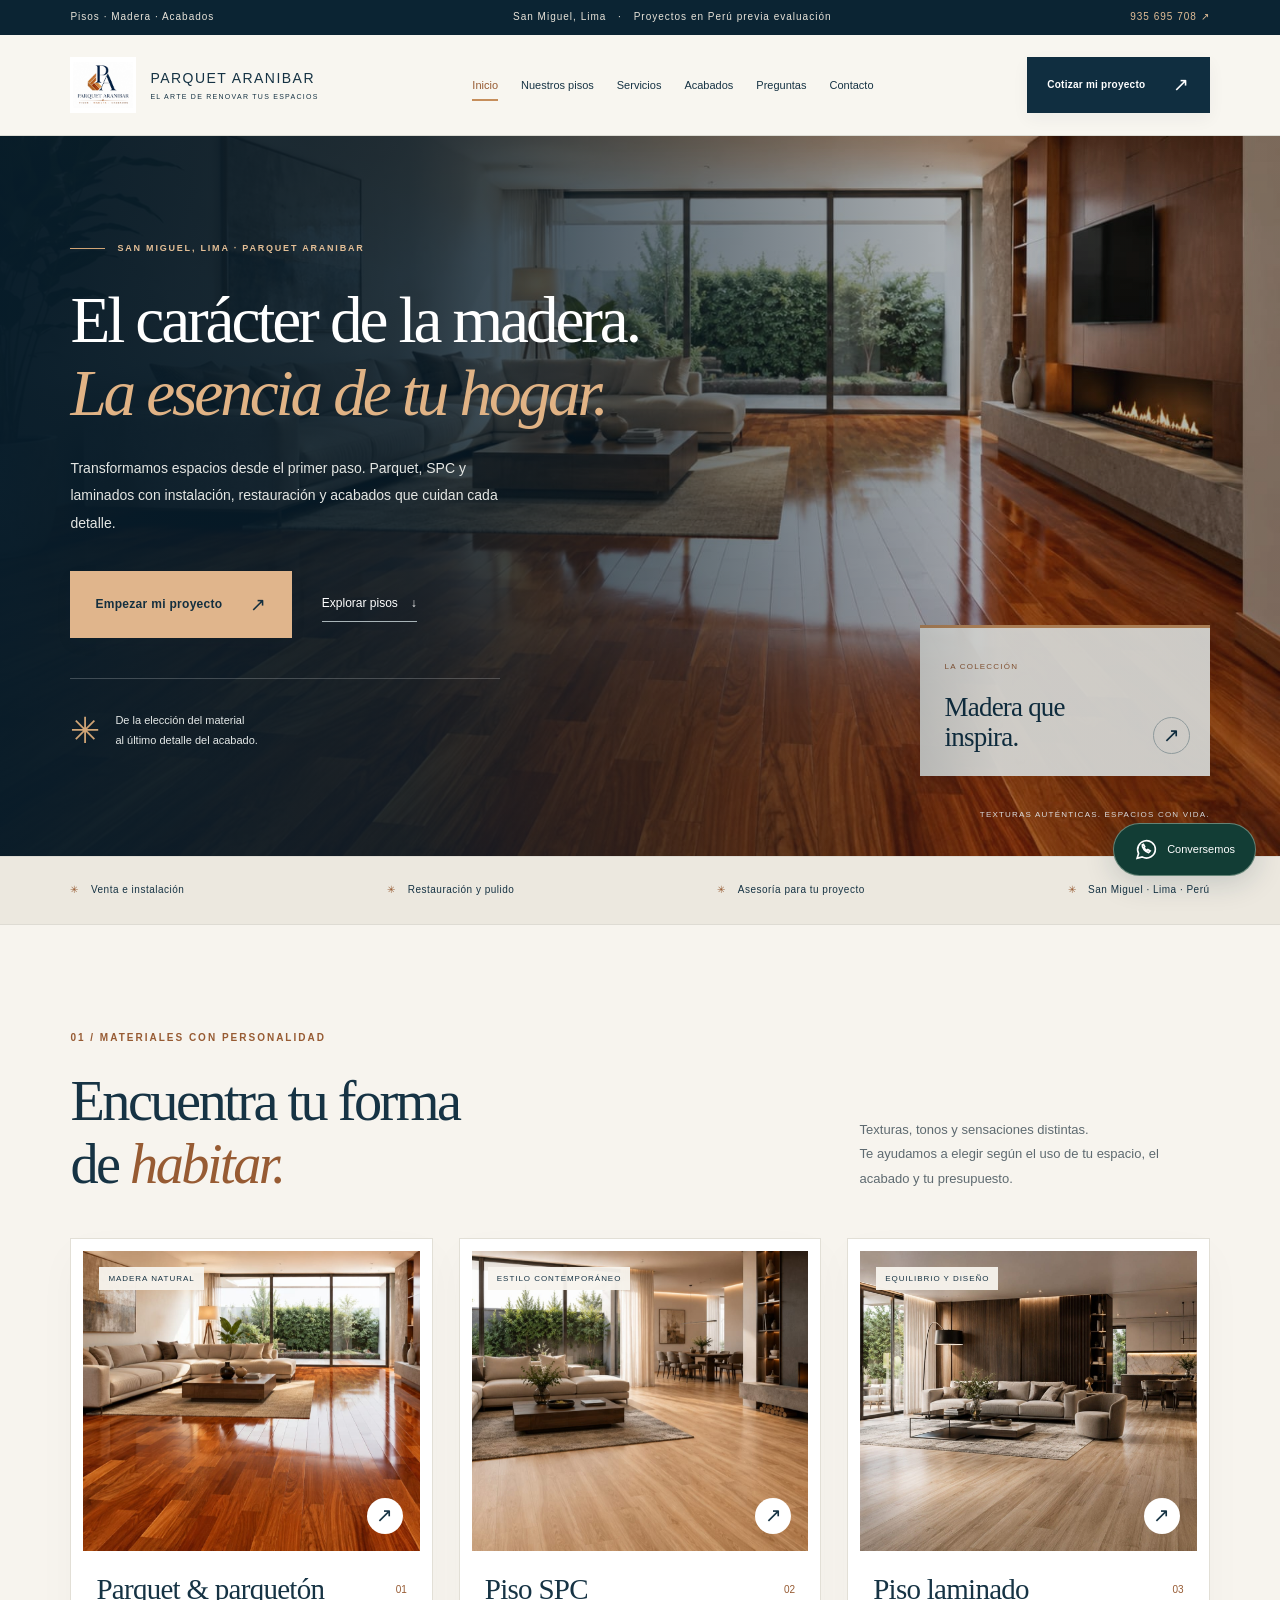
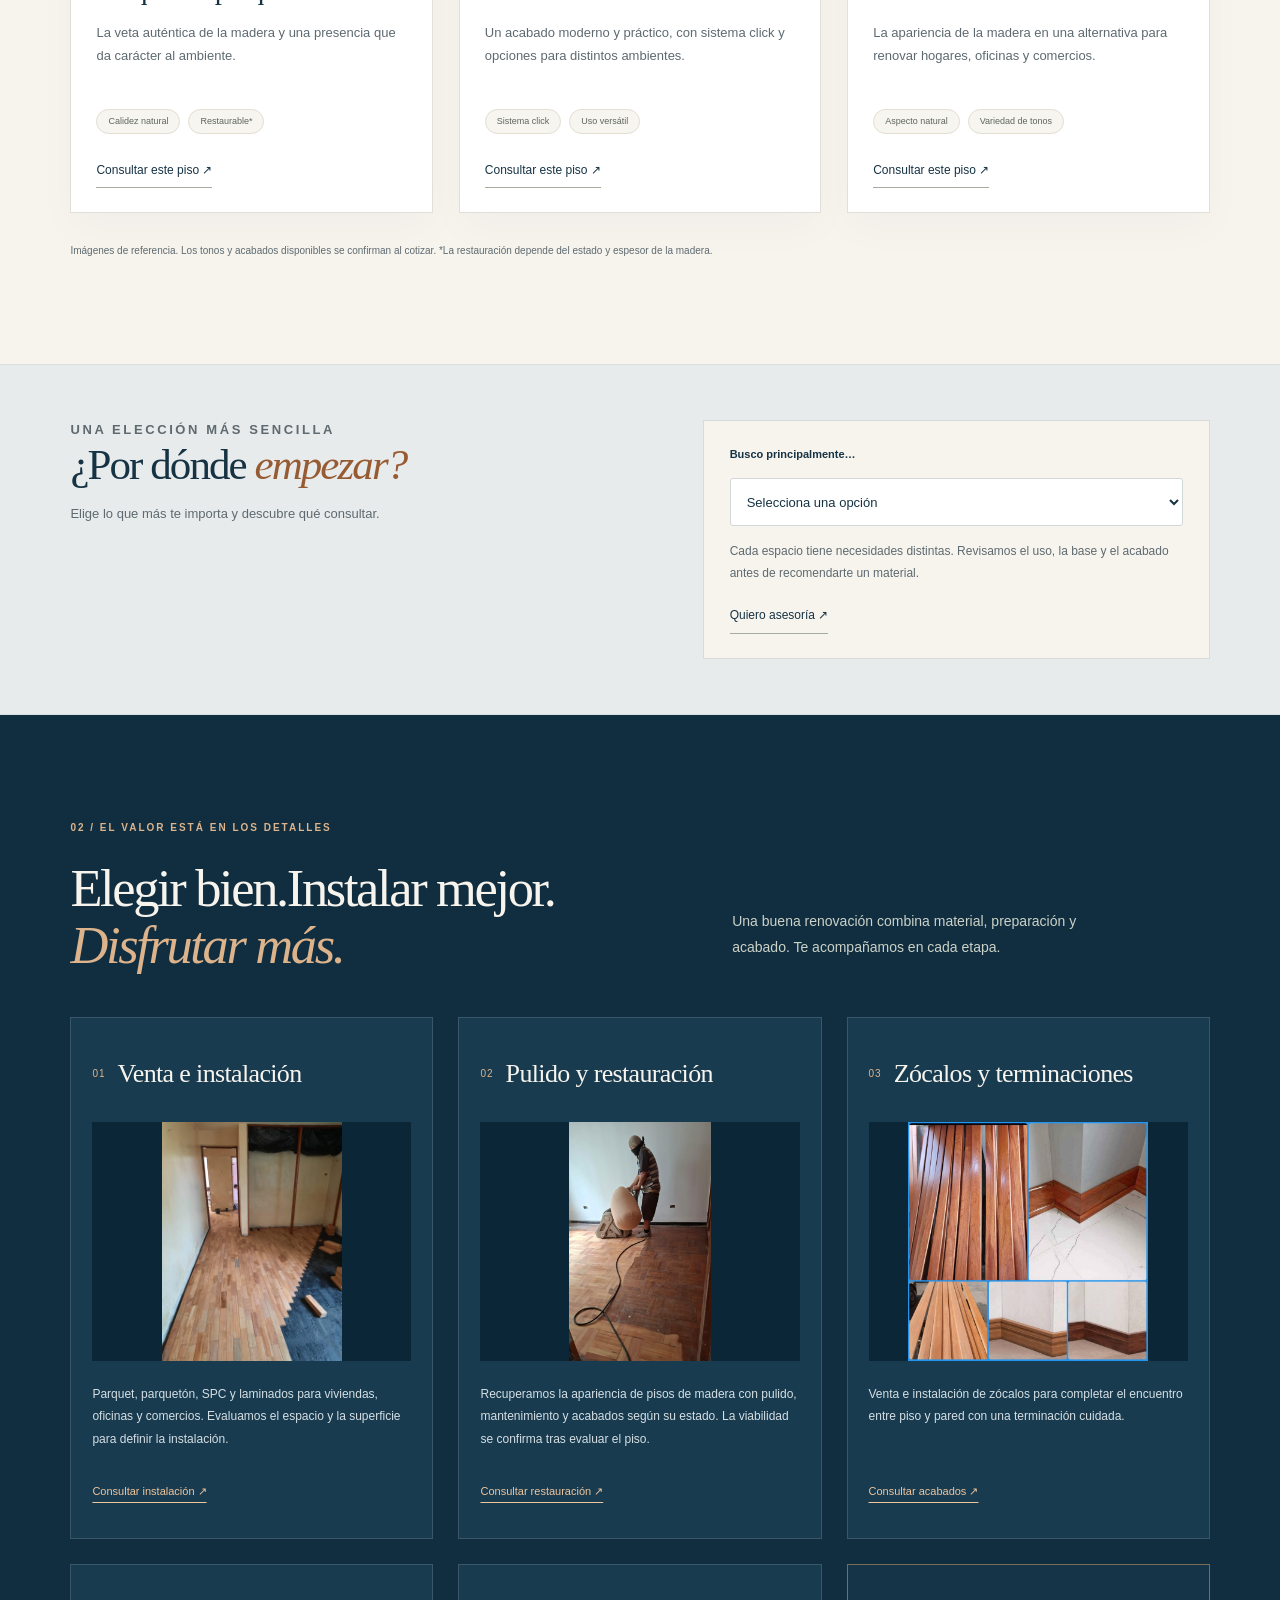
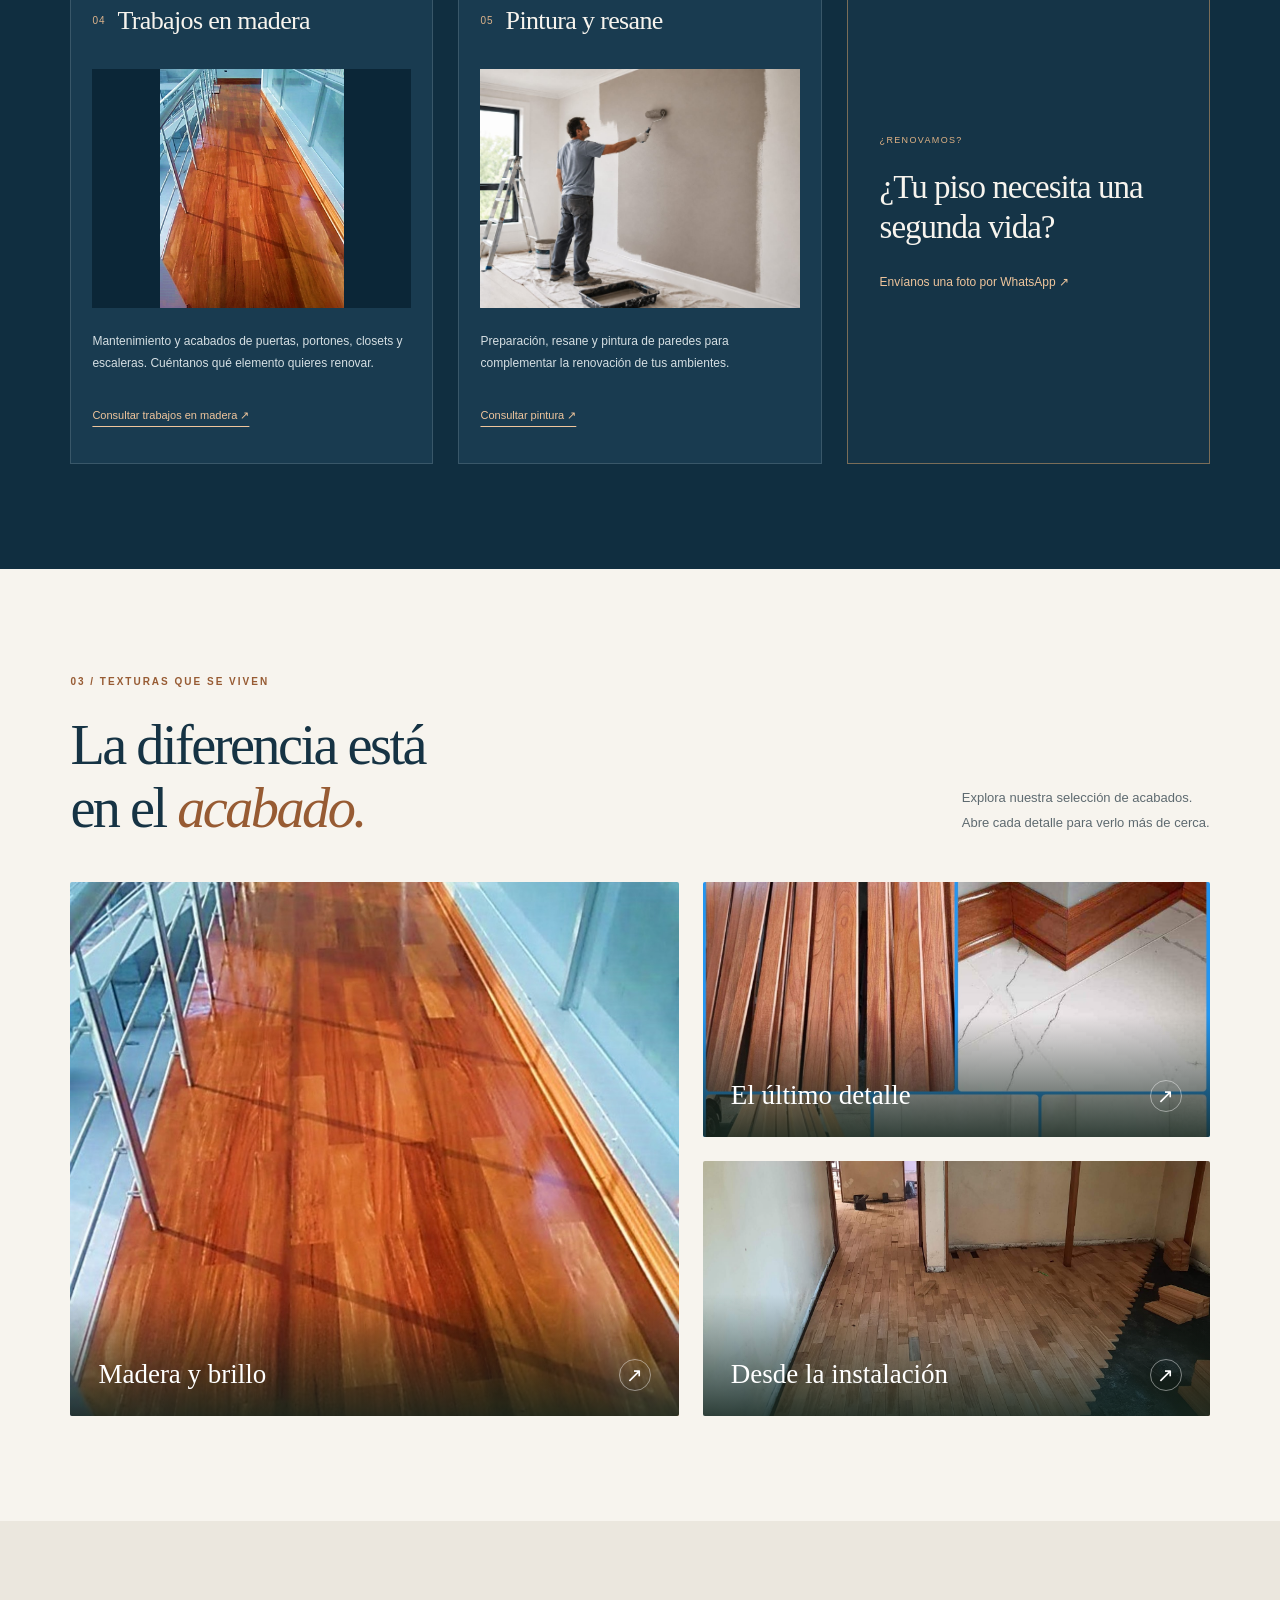
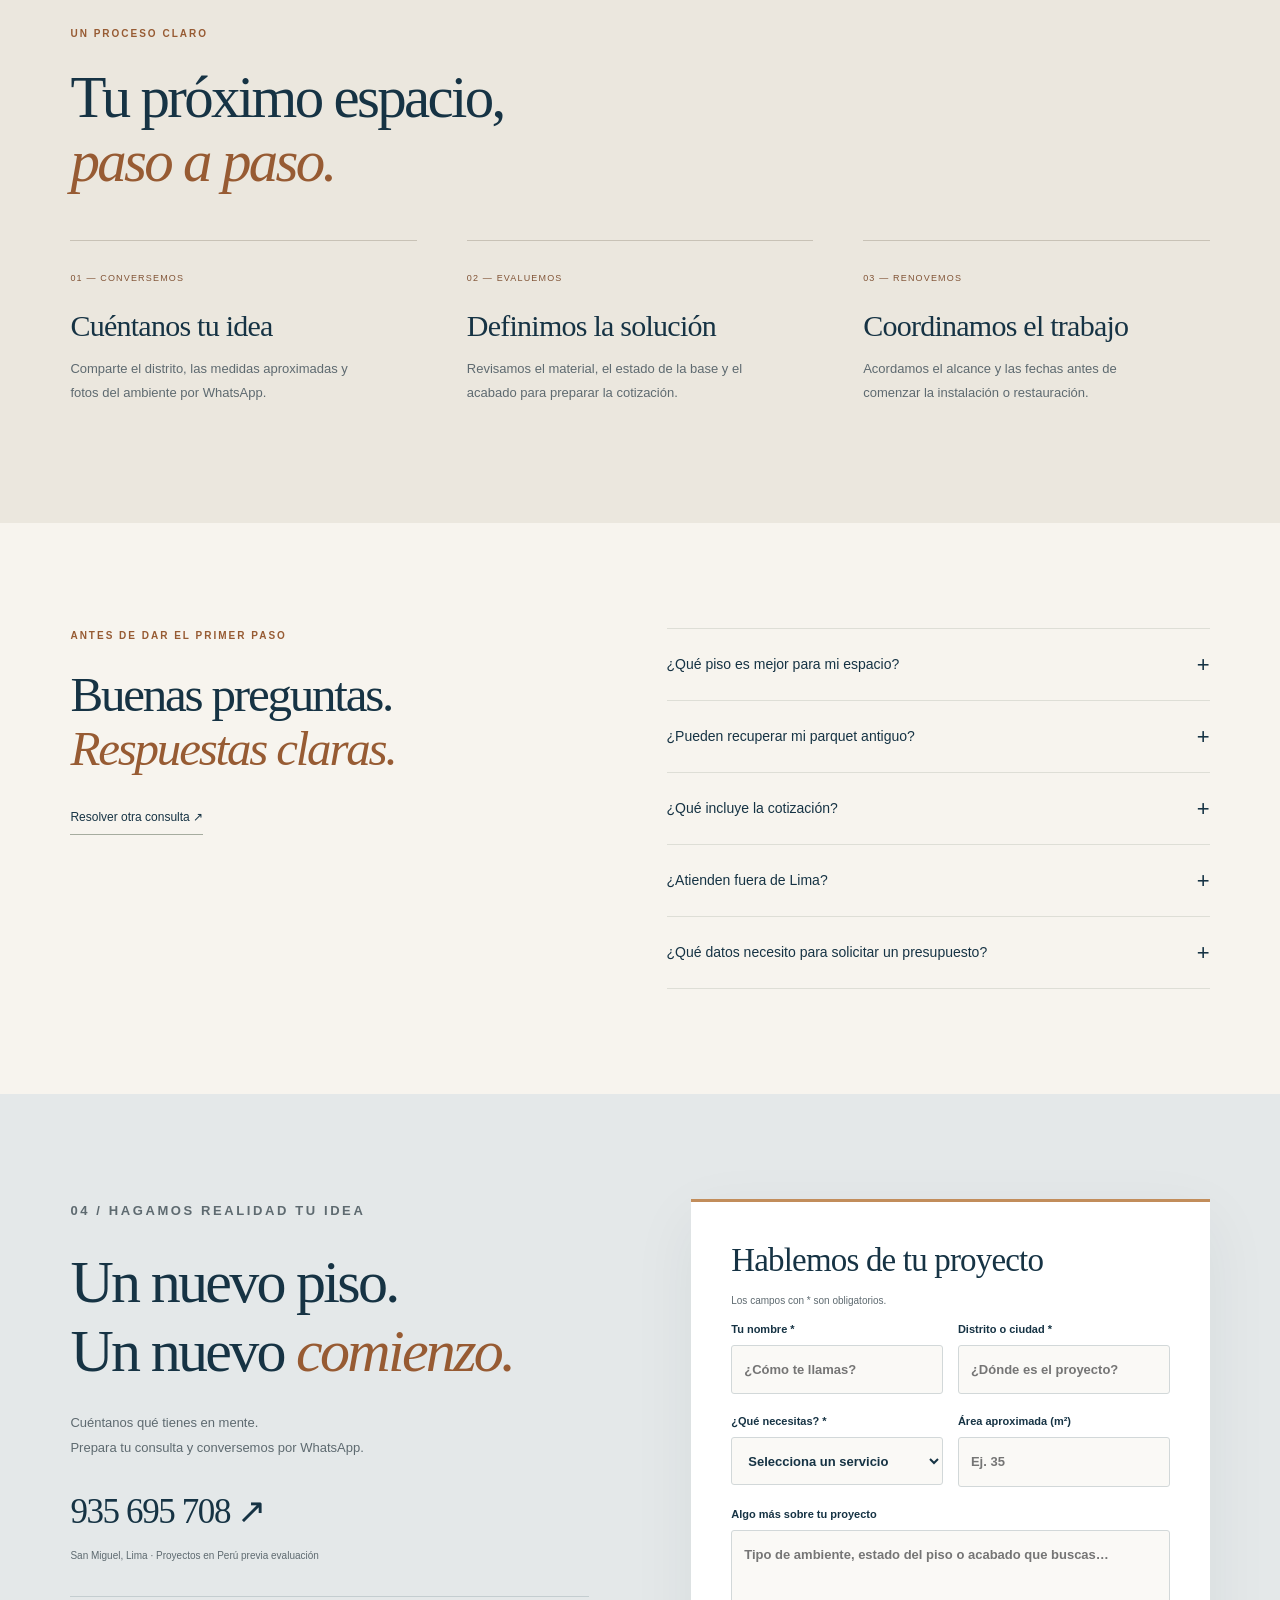
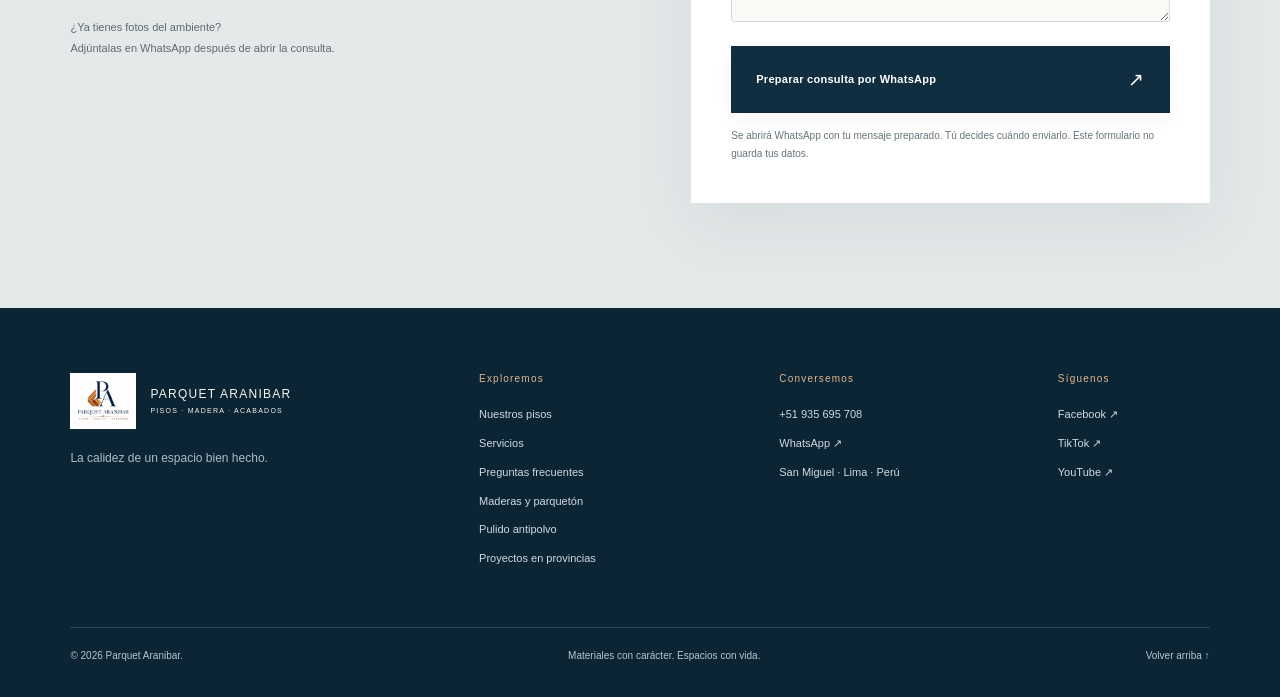
<file: index.html>
<!doctype html>
<html lang="es-PE">
<head>
<meta charset="utf-8"><meta name="viewport" content="width=device-width,initial-scale=1">
<title>Parquet Aranibar | Parquet, Parquetón, SPC y Laminados en Lima</title>
<meta name="description" content="Parquet Aranibar: parquet, parquetón, SPC y laminados. Instalación, cepillado, pulido antipolvo, zócalos y restauración en San Miguel, Lima y provincias.">
<meta name="theme-color" content="#102e40"><meta name="robots" content="index,follow,max-image-preview:large">
<meta property="og:title" content="Parquet Aranibar | Parquet, Parquetón, SPC y Laminados en Lima"><meta property="og:description" content="Parquet Aranibar: parquet, parquetón, SPC y laminados. Instalación, cepillado, pulido antipolvo, zócalos y restauración en San Miguel, Lima y provincias."><meta property="og:type" content="website"><meta property="og:image" content="https://parquetaranibar.live/img/parquet-sala.jpg.jpeg">
<link rel="icon" href="img/logo-parquet-aranibar.jpg.jpeg"><link rel="preload" as="image" href="img/parquet-sala.jpg.jpeg"><link rel="stylesheet" href="redesign.css?v=premium-1"><link rel="stylesheet" href="premium.css?v=premium-1">
<script type="application/ld+json">{"@context": "https://schema.org", "@type": "HomeAndConstructionBusiness", "name": "Parquet Aranibar", "telephone": "+51935695708", "url": "https://parquetaranibar.live", "areaServed": ["San Miguel", "Lima"], "description": "Venta, instalación y restauración de parquet, parquetón, pisos SPC y laminados.", "sameAs": ["https://www.tiktok.com/@parquetaranibar", "https://youtube.com/@parquetaranibar"]}</script>
<link rel="canonical" href="https://parquetaranibar.live/">
<link rel="alternate" hreflang="es-PE" href="https://parquetaranibar.live/">
<link rel="manifest" href="site.webmanifest">
<meta property="og:url" content="https://parquetaranibar.live/">
<meta property="og:locale" content="es_PE">
<meta name="twitter:card" content="summary_large_image">
<meta name="twitter:title" content="Parquet Aranibar | Parquet, Parquetón, SPC y Laminados en Lima">
<meta name="twitter:description" content="Parquet Aranibar: parquet, parquetón, SPC y laminados. Instalación, cepillado, pulido antipolvo, zócalos y restauración en San Miguel, Lima y provincias.">
<meta name="twitter:image" content="https://parquetaranibar.live/img/parquet-sala.jpg.jpeg">
<script id="parquetOfficialDomainRedirect">
(function(){
  if(location.hostname!=='shamimsm8524-ship-it.github.io') return;
  var p=location.pathname||'/';
  if(p.indexOf('/pagina-web-pisos./')===0) p=p.slice('/pagina-web-pisos.'.length)||'/';
  location.replace('https://parquetaranibar.live'+p+location.search+location.hash);
})();
</script>
</head>
<body>
<a class="skip" href="#contenido">Saltar al contenido</a>
<div class="topbar"><div class="wrap"><span>Pisos · Madera · Acabados</span><span>San Miguel, Lima <span class="dot">·</span> Proyectos en Perú previa evaluación</span><a href="tel:+51935695708">935 695 708 ↗</a></div></div>
<header><div class="wrap navigation"><a class="brand" href="#inicio" aria-label="Parquet Aranibar, inicio"><span class="brand-logo"><img src="img/logo-parquet-aranibar.jpg.jpeg" width="64" height="49" alt=""></span><span>PARQUET ARANIBAR<small>EL ARTE DE RENOVAR TUS ESPACIOS</small></span></a><button class="menu" aria-controls="nav" aria-expanded="false" aria-label="Abrir menú"><span class="menu-label">Menú</span><span class="menu-icon" aria-hidden="true"><i></i><i></i></span></button><nav id="nav" aria-label="Principal"><div class="nav-intro"><span>PARQUET ARANIBAR</span><p>Tu espacio.<br>Tu próximo comienzo.</p></div><a href="#inicio">Inicio</a><a href="#pisos">Nuestros pisos</a><a href="#servicios">Servicios</a><a href="#acabados">Acabados</a><a href="#preguntas">Preguntas</a><a href="#contacto">Contacto</a><div class="nav-bottom"><a class="button" href="#cotizacion">Cotizar mi proyecto <span>↗</span></a><a class="nav-phone" href="tel:+51935695708">935 695 708</a><small>San Miguel · Lima · Perú</small></div></nav><a class="button small navquote" href="#cotizacion">Cotizar mi proyecto <span>↗</span></a></div><button class="nav-backdrop" type="button" aria-label="Cerrar menú" tabindex="-1" hidden></button></header>
<main id="contenido">
<section class="hero" id="inicio"><div class="hero-copy"><p class="eyebrow"><span class="line"></span> SAN MIGUEL, LIMA · PARQUET ARANIBAR</p><h1>El carácter de la madera.<br><em>La esencia de tu hogar.</em></h1><p class="intro">Transformamos espacios desde el primer paso. Parquet, SPC y laminados con instalación, restauración y acabados que cuidan cada detalle.</p><div class="actions"><a class="button" href="#cotizacion">Empezar mi proyecto <span>↗</span></a><a class="underlink" href="#pisos">Explorar pisos <span>↓</span></a></div><div class="hero-foot"><span class="seal" aria-hidden="true">✳</span><p>De la elección del material<br><strong>al último detalle del acabado.</strong></p></div></div><div class="hero-image"><img src="img/parquet-sala.jpg.jpeg" alt="Ambiente de referencia con parquet de madera en tonos cálidos" width="1600" height="900" fetchpriority="high"><span class="image-label">TEXTURAS AUTÉNTICAS. ESPACIOS CON VIDA.</span><div class="photo-note"><span>LA COLECCIÓN</span><p>Madera que inspira.</p><a href="#pisos" aria-label="Descubrir la colección de pisos">↗</a></div></div></section>
<div class="promise"><div class="wrap"><span>Venta e instalación</span><span>Restauración y pulido</span><span>Asesoría para tu proyecto</span><span>San Miguel · Lima · Perú</span></div></div>
<section class="section wrap" id="pisos"><div class="section-head"><div><p class="eyebrow">01 / MATERIALES CON PERSONALIDAD</p><h2>Encuentra tu forma<br>de <em>habitar.</em></h2></div><p>Texturas, tonos y sensaciones distintas.<br>Te ayudamos a elegir según el uso de tu espacio, el acabado y tu presupuesto.</p></div><div class="products">
<article class="product"><a class="product-photo" href="#cotizacion" data-service="Parquet / Parquetón"><img src="img/parquet-sala.jpg.jpeg" width="1600" height="900" alt="Referencia de parquet de madera con acabado brillante" loading="lazy"><span class="pill">MADERA NATURAL</span><span class="round" aria-hidden="true">↗</span></a><div class="product-title"><h3>Parquet & parquetón</h3><span>01</span></div><p>La veta auténtica de la madera y una presencia que da carácter al ambiente.</p><div class="traits"><span>Calidez natural</span><span>Restaurable*</span></div><a class="underlink" href="#cotizacion" data-service="Parquet / Parquetón">Consultar este piso ↗</a></article>
<article class="product"><a class="product-photo" href="#cotizacion" data-service="Piso SPC"><img src="img/spc-sala.jpg.jpeg" width="1600" height="900" alt="Ambiente de referencia con piso SPC en tonos claros" loading="lazy"><span class="pill">ESTILO CONTEMPORÁNEO</span><span class="round" aria-hidden="true">↗</span></a><div class="product-title"><h3>Piso SPC</h3><span>02</span></div><p>Un acabado moderno y práctico, con sistema click y opciones para distintos ambientes.</p><div class="traits"><span>Sistema click</span><span>Uso versátil</span></div><a class="underlink" href="#cotizacion" data-service="Piso SPC">Consultar este piso ↗</a></article>
<article class="product"><a class="product-photo" href="#cotizacion" data-service="Piso laminado"><img src="img/laminado-sala.jpg.jpeg" width="1536" height="1152" alt="Ambiente de referencia con piso laminado de tono natural" loading="lazy"><span class="pill">EQUILIBRIO Y DISEÑO</span><span class="round" aria-hidden="true">↗</span></a><div class="product-title"><h3>Piso laminado</h3><span>03</span></div><p>La apariencia de la madera en una alternativa para renovar hogares, oficinas y comercios.</p><div class="traits"><span>Aspecto natural</span><span>Variedad de tonos</span></div><a class="underlink" href="#cotizacion" data-service="Piso laminado">Consultar este piso ↗</a></article></div><p class="caption">Imágenes de referencia. Los tonos y acabados disponibles se confirman al cotizar. *La restauración depende del estado y espesor de la madera.</p></section>
<section class="guide"><div class="wrap guide-inner"><div><p class="eyebrow">UNA ELECCIÓN MÁS SENCILLA</p><h2>¿Por dónde <em>empezar?</em></h2><p>Elige lo que más te importa y descubre qué consultar.</p></div><div class="guide-tool"><label for="priority">Busco principalmente…</label><select id="priority"><option value="">Selecciona una opción</option><option value="wood">La calidez de la madera natural</option><option value="practical">Una solución práctica con sistema click</option><option value="renew">Renovar un piso de madera existente</option><option value="help">Orientación para elegir</option></select><p id="advice" aria-live="polite">Cada espacio tiene necesidades distintas. Revisamos el uso, la base y el acabado antes de recomendarte un material.</p><a href="#cotizacion" class="underlink" id="guide-link">Quiero asesoría ↗</a></div></div></section>
<section class="section dark" id="servicios"><div class="wrap service-layout"><div class="service-intro"><p class="eyebrow">02 / EL VALOR ESTÁ EN LOS DETALLES</p><h2>Elegir bien.<br>Instalar mejor.<br><em>Disfrutar más.</em></h2><p>Una buena renovación combina material, preparación y acabado. Te acompañamos en cada etapa.</p><img src="img/servicio-pulido.jpg.jpg" width="952" height="1599" alt="Trabajo de pulido de un piso de madera" loading="lazy"><small>El cuidado del piso, desde la base.</small></div><div class="service-list">
<article class="service-card"><h3><span>01</span> Venta e instalación</h3><div class="detail"><img class="service-photo" src="img/servicio-instalacion.jpg.jpg" width="1536" height="2048" alt="Colocación de un piso de madera" loading="lazy" decoding="async"><p>Parquet, parquetón, SPC y laminados para viviendas, oficinas y comercios. Evaluamos el espacio y la superficie para definir la instalación.</p><a href="#cotizacion" data-service="Venta e instalación">Consultar instalación ↗</a></div></article>
<article class="service-card"><h3><span>02</span> Pulido y restauración</h3><div class="detail"><img class="service-photo" src="img/servicio-pulido.jpg.jpg" width="952" height="1599" alt="Pulido profesional de un piso de madera" loading="lazy" decoding="async"><p>Recuperamos la apariencia de pisos de madera con pulido, mantenimiento y acabados según su estado. La viabilidad se confirma tras evaluar el piso.</p><a href="#cotizacion" data-service="Pulido y restauración">Consultar restauración ↗</a></div></article>
<article class="service-card"><h3><span>03</span> Zócalos y terminaciones</h3><div class="detail"><img class="service-photo" src="img/servicio-zocalos.jpg.jpg" width="1599" height="1599" alt="Detalles de zócalos y terminaciones en madera" loading="lazy" decoding="async"><p>Venta e instalación de zócalos para completar el encuentro entre piso y pared con una terminación cuidada.</p><a href="#cotizacion" data-service="Zócalos y terminaciones">Consultar acabados ↗</a></div></article>
<article class="service-card"><h3><span>04</span> Trabajos en madera</h3><div class="detail"><img class="service-photo" src="img/servicio-madera.jpg.jpg" width="596" height="773" alt="Acabado de madera en un pasillo" loading="lazy" decoding="async"><p>Mantenimiento y acabados de puertas, portones, closets y escaleras. Cuéntanos qué elemento quieres renovar.</p><a href="#cotizacion" data-service="Trabajos en madera">Consultar trabajos en madera ↗</a></div></article>
<article class="service-card"><h3><span>05</span> Pintura y resane</h3><div class="detail"><img class="service-photo" src="img/servicio-pintura.jpg.jpeg" width="1448" height="1086" alt="Trabajo de pintura y resane de paredes" loading="lazy" decoding="async"><p>Preparación, resane y pintura de paredes para complementar la renovación de tus ambientes.</p><a href="#cotizacion" data-service="Pintura y resane">Consultar pintura ↗</a></div></article>
<div class="service-contact"><span>¿Tu piso necesita una segunda vida?</span><a href="https://wa.me/51935695708?text=Hola%2C%20quiero%20consultar%20sobre%20la%20restauraci%C3%B3n%20de%20mi%20piso." target="_blank" rel="noopener noreferrer">Envíanos una foto por WhatsApp ↗</a></div></div></div></section>
<section class="section wrap" id="acabados"><div class="section-head"><div><p class="eyebrow">03 / TEXTURAS QUE SE VIVEN</p><h2>La diferencia está<br>en el <em>acabado.</em></h2></div><p>Explora nuestra selección de acabados.<br>Abre cada detalle para verlo más de cerca.</p></div><div class="gallery"><button class="gallery-item large" data-image="img/piso-pasillo.jpg" data-caption="Madera y brillo"><img src="img/piso-pasillo.jpg" alt="Detalle de un piso de madera brillante en un pasillo" loading="lazy" width="1184" height="1536"><span>Madera y brillo <b>↗</b></span></button><button class="gallery-item" data-image="img/servicio-zocalos.jpg.jpg" data-caption="Zócalos y terminaciones"><img src="img/servicio-zocalos.jpg.jpg" alt="Detalles de zócalos de madera" loading="lazy" width="1599" height="1599"><span>El último detalle <b>↗</b></span></button><button class="gallery-item" data-image="img/servicio-instalacion.jpg.jpg" data-caption="Instalación de madera"><img src="img/servicio-instalacion.jpg.jpg" alt="Trabajo de colocación de piso de madera" loading="lazy" width="1536" height="2048"><span>Desde la instalación <b>↗</b></span></button></div></section>
<section class="process section"><div class="wrap"><p class="eyebrow">UN PROCESO CLARO</p><h2>Tu próximo espacio,<br><em>paso a paso.</em></h2><div class="steps"><article><span>01 — CONVERSEMOS</span><h3>Cuéntanos tu idea</h3><p>Comparte el distrito, las medidas aproximadas y fotos del ambiente por WhatsApp.</p></article><article><span>02 — EVALUEMOS</span><h3>Definimos la solución</h3><p>Revisamos el material, el estado de la base y el acabado para preparar la cotización.</p></article><article><span>03 — RENOVEMOS</span><h3>Coordinamos el trabajo</h3><p>Acordamos el alcance y las fechas antes de comenzar la instalación o restauración.</p></article></div></div></section>
<section class="section wrap faq" id="preguntas"><div><p class="eyebrow">ANTES DE DAR EL PRIMER PASO</p><h2>Buenas preguntas.<br><em>Respuestas claras.</em></h2><a class="underlink" href="https://wa.me/51935695708" target="_blank" rel="noopener noreferrer">Resolver otra consulta ↗</a></div><div><details><summary>¿Qué piso es mejor para mi espacio?<b aria-hidden="true">+</b></summary><p>Depende del uso, la humedad del ambiente, la superficie existente y el acabado que buscas. Te orientamos entre parquet, SPC y laminado según esas condiciones. La resistencia y los cuidados se confirman con la ficha del producto elegido.</p></details><details><summary>¿Pueden recuperar mi parquet antiguo?<b aria-hidden="true">+</b></summary><p>Ofrecemos pulido, mantenimiento y restauración. Necesitamos evaluar el estado, los daños y el espesor útil de la madera para confirmar el tratamiento adecuado. Puedes enviarnos fotografías por WhatsApp.</p></details><details><summary>¿Qué incluye la cotización?<b aria-hidden="true">+</b></summary><p>El alcance se define según el proyecto. Indica si necesitas material, instalación, retiro del piso anterior, zócalos o restauración para que podamos precisar los trabajos incluidos.</p></details><details><summary>¿Atienden fuera de Lima?<b aria-hidden="true">+</b></summary><p>Atendemos San Miguel, Lima. Los proyectos en otras ciudades del Perú se evalúan previamente según ubicación y alcance.</p></details><details><summary>¿Qué datos necesito para solicitar un presupuesto?<b aria-hidden="true">+</b></summary><p>Tu nombre, distrito o ciudad, el servicio que buscas y los metros cuadrados aproximados si los conoces. Las fotos ayudan a evaluar el espacio. El presupuesto final depende de las condiciones del proyecto.</p></details></div></section>
<section class="quote section" id="cotizacion"><div class="wrap quote-grid"><div><p class="eyebrow">04 / HAGAMOS REALIDAD TU IDEA</p><h2>Un nuevo piso.<br>Un nuevo <em>comienzo.</em></h2><p>Cuéntanos qué tienes en mente.<br>Prepara tu consulta y conversemos por WhatsApp.</p><a class="phone" href="tel:+51935695708">935 695 708 ↗</a><span class="quote-location">San Miguel, Lima · Proyectos en Perú previa evaluación</span><div class="quote-note">¿Ya tienes fotos del ambiente?<br>Adjúntalas en WhatsApp después de abrir la consulta.</div></div><form id="quoteForm"><h3>Hablemos de tu proyecto</h3><p class="form-intro">Los campos con * son obligatorios.</p><div class="fields"><label>Tu nombre *<input name="nombre" autocomplete="name" required maxlength="80" placeholder="¿Cómo te llamas?"></label><label>Distrito o ciudad *<input name="ubicacion" autocomplete="address-level2" required maxlength="100" placeholder="¿Dónde es el proyecto?"></label></div><div class="fields"><label>¿Qué necesitas? *<select name="servicio" id="servicio" required><option value="">Selecciona un servicio</option><option>Parquet / Parquetón</option><option>Piso SPC</option><option>Piso laminado</option><option>Venta e instalación</option><option>Pulido y restauración</option><option>Zócalos y terminaciones</option><option>Trabajos en madera</option><option>Pintura y resane</option><option>Necesito asesoría</option></select></label><label>Área aproximada (m²)<input name="metros" type="number" min="0.1" max="100000" step="any" inputmode="decimal" placeholder="Ej. 35"></label></div><label>Algo más sobre tu proyecto<textarea name="detalle" maxlength="700" rows="3" placeholder="Tipo de ambiente, estado del piso o acabado que buscas…"></textarea></label><button class="button submit" type="submit">Preparar consulta por WhatsApp <span>↗</span></button><p class="privacy">Se abrirá WhatsApp con tu mensaje preparado. Tú decides cuándo enviarlo. Este formulario no guarda tus datos.</p><p class="form-status" id="form-status" role="status"></p></form></div></section>
</main>
<footer id="contacto"><div class="wrap"><div class="footer-main"><div><a class="brand" href="#inicio"><span class="brand-logo"><img src="img/logo-parquet-aranibar.jpg.jpeg" width="64" height="49" alt=""></span><span>PARQUET ARANIBAR<small>PISOS · MADERA · ACABADOS</small></span></a><p>La calidez de un espacio bien hecho.</p></div><div><h3>Exploremos</h3><a href="#pisos">Nuestros pisos</a><a href="#servicios">Servicios</a><a href="#preguntas">Preguntas frecuentes</a><a href="parqueton-shihuahuaco-pumaquiro.html">Maderas y parquetón</a><a href="pulido-parquet-antipolvo.html">Pulido antipolvo</a><a href="pisos-parquet-provincias-peru.html">Proyectos en provincias</a></div><div><h3>Conversemos</h3><a href="tel:+51935695708">+51 935 695 708</a><a href="https://wa.me/51935695708" target="_blank" rel="noopener noreferrer">WhatsApp ↗</a><span>San Miguel · Lima · Perú</span></div><div><h3>Síguenos</h3><a href="https://www.facebook.com/share/1CJhiikRp9/" target="_blank" rel="noopener noreferrer">Facebook ↗</a><a href="https://www.tiktok.com/@parquetaranibar" target="_blank" rel="noopener noreferrer">TikTok ↗</a><a href="https://youtube.com/@parquetaranibar" target="_blank" rel="noopener noreferrer">YouTube ↗</a></div></div><div class="footer-bottom"><span>© <span id="year"></span> Parquet Aranibar.</span><span>Materiales con carácter. Espacios con vida.</span><a href="#inicio">Volver arriba ↑</a></div></div></footer>
<a class="floating" href="https://wa.me/51935695708?text=Hola%20Parquet%20Aranibar%2C%20quiero%20cotizar%20mi%20proyecto." target="_blank" rel="noopener noreferrer" aria-label="Consultar a Parquet Aranibar por WhatsApp"><svg viewBox="0 0 24 24" fill="none" stroke="currentColor" stroke-width="1.6" aria-hidden="true"><path d="M20.5 11.6a8.5 8.5 0 0 1-12.7 7.5L3 20.5l1.4-4.7a8.5 8.5 0 1 1 16.1-4.2Z"/><path d="M8 7.6c-.7 2.7 3.2 6.8 6 7.4l1.5-1.6-2.2-1.3-.9.8c-1.3-.6-2.2-1.5-2.8-2.8l.7-.9L9.1 7Z"/></svg><span>Conversemos</span></a>
<div class="mobile-contact" aria-label="Contacto directo"><a href="tel:+51935695708"><svg viewBox="0 0 24 24" aria-hidden="true"><path d="m7 3 3 5-2 2c1.5 3 3 4.5 6 6l2-2 5 3c-1 7-9 3-13-1S0 4 7 3Z"/></svg>Llamar</a><a href="#cotizacion">Cotizar mi proyecto <span>↗</span></a></div>
<dialog id="lightbox" aria-labelledby="lightbox-caption"><button class="close" aria-label="Cerrar imagen">×</button><img id="lightbox-image" alt="Vista ampliada del acabado seleccionado"><p id="lightbox-caption"></p></dialog>
<script src="navigation.js?v=premium-1" defer></script><script src="app.js?v=premium-1" defer></script>
</body></html>
</file>
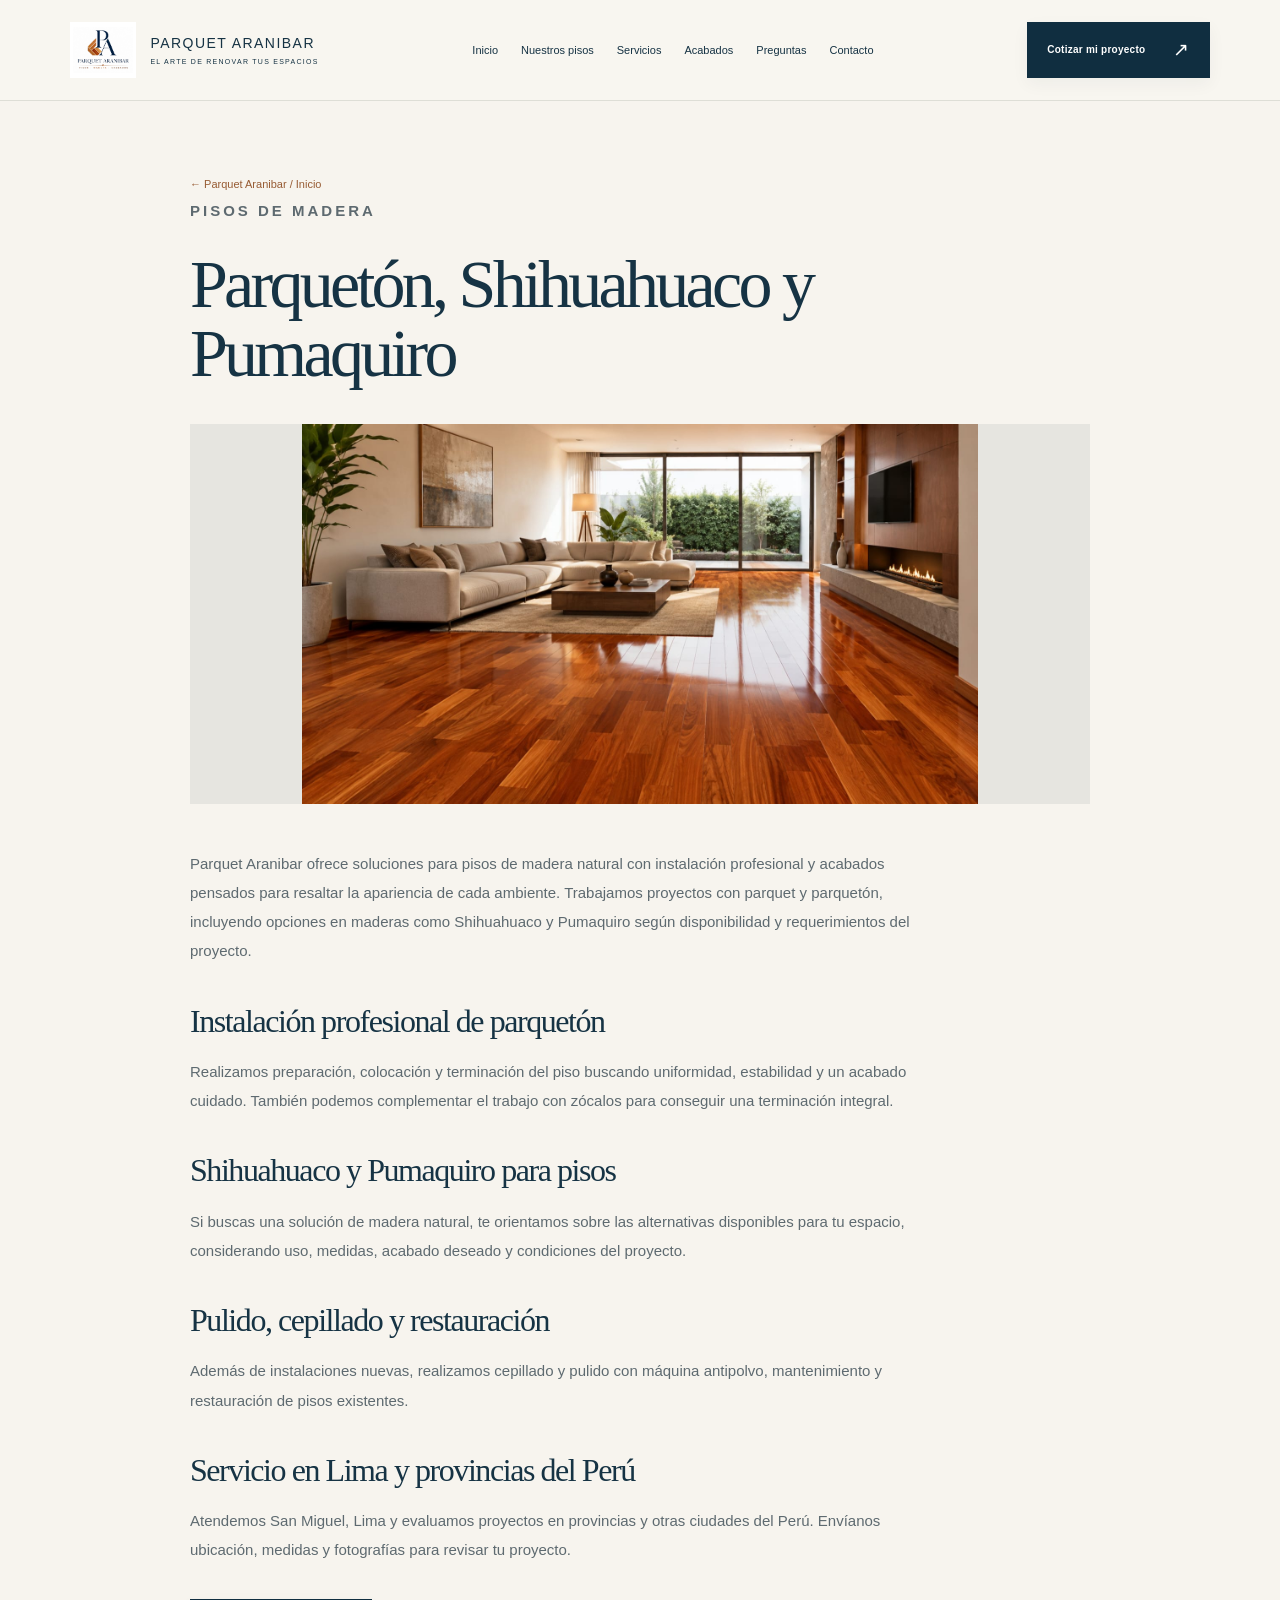
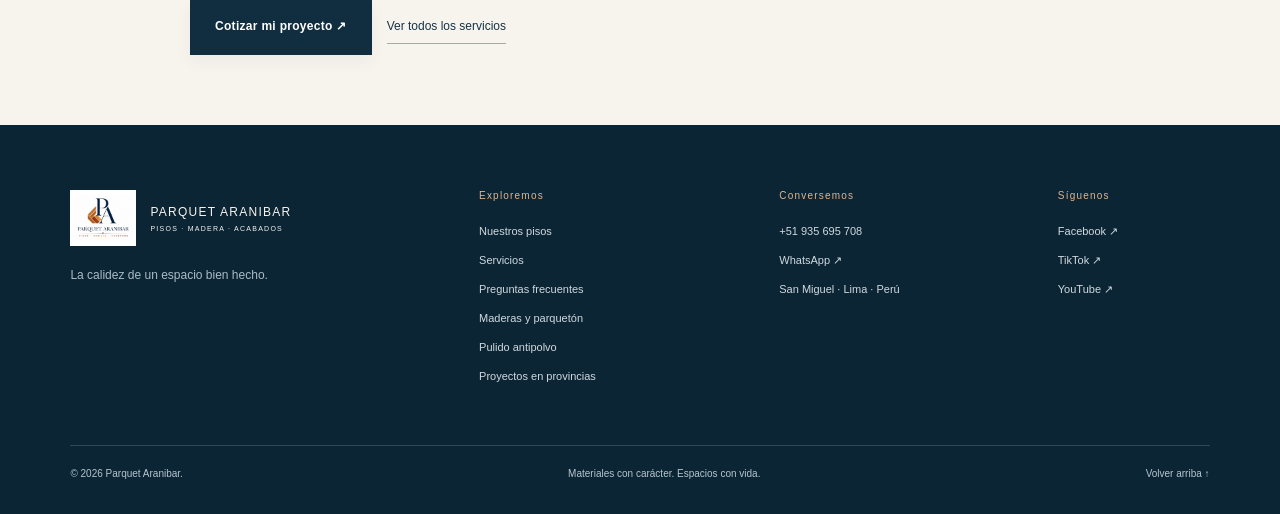
<file: parqueton-shihuahuaco-pumaquiro.html>
<!DOCTYPE html><html lang="es-PE"><head><meta charset="UTF-8"><meta name="viewport" content="width=device-width,initial-scale=1"><title>Parquetón Shihuahuaco y Pumaquiro | Pisos de Madera en Perú</title><meta name="description" content="Parquetón y pisos de madera Shihuahuaco y Pumaquiro. Venta, instalación, zócalos, pulido y acabados profesionales en San Miguel, Lima y proyectos en provincias del Perú."><meta name="robots" content="index,follow,max-image-preview:large,max-snippet:-1"><link rel="canonical" href="https://parquetaranibar.live/parqueton-shihuahuaco-pumaquiro.html"><link rel="stylesheet" href="redesign.css?v=premium-1"><link rel="stylesheet" href="premium.css?v=premium-1"><meta property="og:type" content="website"><meta property="og:locale" content="es_PE"><meta property="og:title" content="Parquetón Shihuahuaco y Pumaquiro | Parquet Aranibar"><meta property="og:description" content="Pisos de madera, parquetón, Shihuahuaco y Pumaquiro con instalación y acabados profesionales."><meta property="og:url" content="https://parquetaranibar.live/parqueton-shihuahuaco-pumaquiro.html"><meta property="og:image" content="https://parquetaranibar.live/img/parquet-sala.jpg.jpeg"><script type="application/ld+json">{"@context":"https://schema.org","@type":"Service","name":"Venta e instalación de parquetón Shihuahuaco y Pumaquiro","provider":{"@type":"HomeAndConstructionBusiness","name":"Parquet Aranibar","telephone":"+51 935 695 708","url":"https://parquetaranibar.live/"},"areaServed":{"@type":"Country","name":"Perú"},"serviceType":"Venta, instalación y acabado de pisos de madera y parquetón"}</script><script id="parquetOfficialDomainRedirect">
(function(){
  if(location.hostname!=='shamimsm8524-ship-it.github.io') return;
  var p=location.pathname||'/';
  if(p.indexOf('/pagina-web-pisos./')===0) p=p.slice('/pagina-web-pisos.'.length)||'/';
  location.replace('https://parquetaranibar.live'+p+location.search+location.hash);
})();
</script>
</head><body><a class="skip" href="#contenido">Saltar al contenido</a><header><div class="wrap navigation"><a class="brand" href="/#inicio" aria-label="Parquet Aranibar, inicio"><span class="brand-logo"><img src="img/logo-parquet-aranibar.jpg.jpeg" width="64" height="49" alt=""></span><span>PARQUET ARANIBAR<small>EL ARTE DE RENOVAR TUS ESPACIOS</small></span></a><button class="menu" aria-controls="nav" aria-expanded="false" aria-label="Abrir menú"><span class="menu-label">Menú</span><span class="menu-icon" aria-hidden="true"><i></i><i></i></span></button><nav id="nav" aria-label="Principal"><div class="nav-intro"><span>PARQUET ARANIBAR</span><p>Tu espacio.<br>Tu próximo comienzo.</p></div><a href="/#inicio">Inicio</a><a href="/#pisos">Nuestros pisos</a><a href="/#servicios">Servicios</a><a href="/#acabados">Acabados</a><a href="/#preguntas">Preguntas</a><a href="/#contacto">Contacto</a><div class="nav-bottom"><a class="button" href="/#cotizacion">Cotizar mi proyecto <span>↗</span></a><a class="nav-phone" href="tel:+51935695708">935 695 708</a><small>San Miguel · Lima · Perú</small></div></nav><a class="button small navquote" href="/#cotizacion">Cotizar mi proyecto <span>↗</span></a></div><button class="nav-backdrop" type="button" aria-label="Cerrar menú" tabindex="-1" hidden></button></header><main id="contenido" class="wrap reading"><a class="breadcrumb" href="/">← Parquet Aranibar / Inicio</a><p class="eyebrow">PISOS DE MADERA</p><h1>Parquetón, Shihuahuaco y Pumaquiro</h1><figure class="editorial-image"><img src="img/parquet-sala.jpg.jpeg" width="1600" height="900" alt="Ambiente de referencia con piso de parquet" loading="eager"></figure><p>Parquet Aranibar ofrece soluciones para pisos de madera natural con instalación profesional y acabados pensados para resaltar la apariencia de cada ambiente. Trabajamos proyectos con parquet y parquetón, incluyendo opciones en maderas como Shihuahuaco y Pumaquiro según disponibilidad y requerimientos del proyecto.</p><h2>Instalación profesional de parquetón</h2><p>Realizamos preparación, colocación y terminación del piso buscando uniformidad, estabilidad y un acabado cuidado. También podemos complementar el trabajo con zócalos para conseguir una terminación integral.</p><h2>Shihuahuaco y Pumaquiro para pisos</h2><p>Si buscas una solución de madera natural, te orientamos sobre las alternativas disponibles para tu espacio, considerando uso, medidas, acabado deseado y condiciones del proyecto.</p><h2>Pulido, cepillado y restauración</h2><p>Además de instalaciones nuevas, realizamos cepillado y pulido con máquina antipolvo, mantenimiento y restauración de pisos existentes.</p><h2>Servicio en Lima y provincias del Perú</h2><p>Atendemos San Miguel, Lima y evaluamos proyectos en provincias y otras ciudades del Perú. Envíanos ubicación, medidas y fotografías para revisar tu proyecto.</p><div class="page-actions"><a class="button" href="/#cotizacion">Cotizar mi proyecto ↗</a><a class="underlink" href="/#servicios">Ver todos los servicios</a></div></main><footer id="contacto"><div class="wrap"><div class="footer-main"><div><a class="brand" href="/#inicio"><span class="brand-logo"><img src="img/logo-parquet-aranibar.jpg.jpeg" width="64" height="49" alt=""></span><span>PARQUET ARANIBAR<small>PISOS · MADERA · ACABADOS</small></span></a><p>La calidez de un espacio bien hecho.</p></div><div><h3>Exploremos</h3><a href="/#pisos">Nuestros pisos</a><a href="/#servicios">Servicios</a><a href="/#preguntas">Preguntas frecuentes</a><a href="parqueton-shihuahuaco-pumaquiro.html">Maderas y parquetón</a><a href="pulido-parquet-antipolvo.html">Pulido antipolvo</a><a href="pisos-parquet-provincias-peru.html">Proyectos en provincias</a></div><div><h3>Conversemos</h3><a href="tel:+51935695708">+51 935 695 708</a><a href="https://wa.me/51935695708" target="_blank" rel="noopener noreferrer">WhatsApp ↗</a><span>San Miguel · Lima · Perú</span></div><div><h3>Síguenos</h3><a href="https://www.facebook.com/share/1CJhiikRp9/" target="_blank" rel="noopener noreferrer">Facebook ↗</a><a href="https://www.tiktok.com/@parquetaranibar" target="_blank" rel="noopener noreferrer">TikTok ↗</a><a href="https://youtube.com/@parquetaranibar" target="_blank" rel="noopener noreferrer">YouTube ↗</a></div></div><div class="footer-bottom"><span>© 2026 Parquet Aranibar.</span><span>Materiales con carácter. Espacios con vida.</span><a href="/#inicio">Volver arriba ↑</a></div></div></footer><div class="mobile-contact" aria-label="Contacto directo"><a href="tel:+51935695708"><svg viewBox="0 0 24 24" aria-hidden="true"><path d="m7 3 3 5-2 2c1.5 3 3 4.5 6 6l2-2 5 3c-1 7-9 3-13-1S0 4 7 3Z"/></svg>Llamar</a><a href="/#cotizacion">Cotizar mi proyecto <span>↗</span></a></div><script src="navigation.js?v=premium-1" defer></script></body></html>
</file>
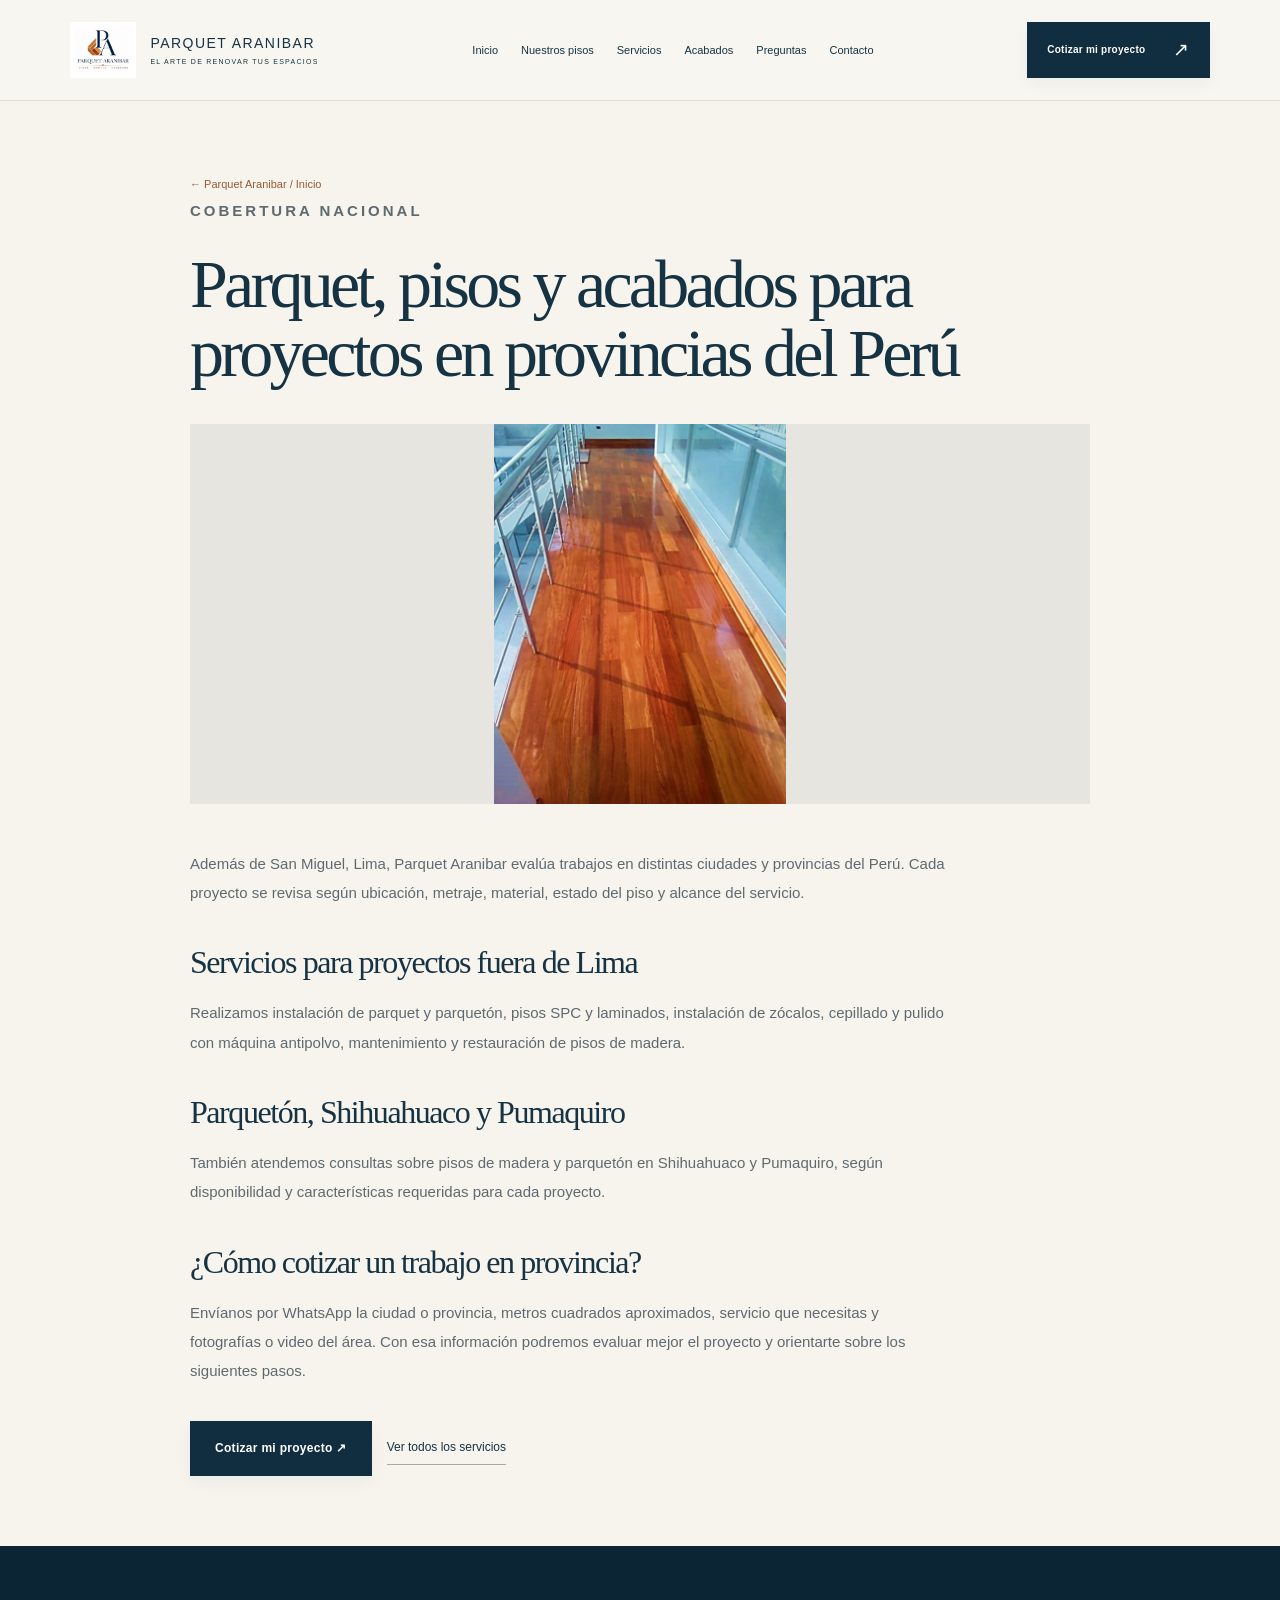
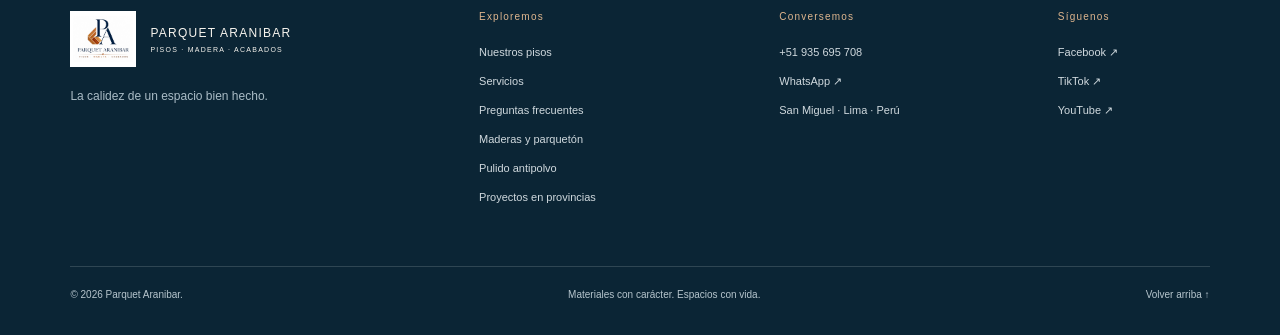
<file: pisos-parquet-provincias-peru.html>
<!DOCTYPE html><html lang="es-PE"><head><meta charset="UTF-8"><meta name="viewport" content="width=device-width,initial-scale=1"><title>Parquet y Pisos en Provincias del Perú | Parquet Aranibar</title><meta name="description" content="Instalación, cepillado, pulido y restauración de parquet y parquetón, zócalos, pisos SPC y laminados. Evaluamos proyectos en provincias y ciudades del Perú."><meta name="robots" content="index,follow,max-image-preview:large,max-snippet:-1"><link rel="canonical" href="https://parquetaranibar.live/pisos-parquet-provincias-peru.html"><link rel="stylesheet" href="redesign.css?v=premium-1"><link rel="stylesheet" href="premium.css?v=premium-1"><meta property="og:type" content="website"><meta property="og:locale" content="es_PE"><meta property="og:title" content="Parquet y Pisos en Provincias del Perú"><meta property="og:description" content="Parquet Aranibar evalúa proyectos de pisos y madera en distintas ciudades y provincias del Perú."><meta property="og:url" content="https://parquetaranibar.live/pisos-parquet-provincias-peru.html"><meta property="og:image" content="https://parquetaranibar.live/img/parquet-sala.jpg.jpeg"><script type="application/ld+json">{"@context":"https://schema.org","@type":"Service","name":"Servicios de parquet y pisos en provincias del Perú","provider":{"@type":"HomeAndConstructionBusiness","name":"Parquet Aranibar","telephone":"+51 935 695 708","url":"https://parquetaranibar.live/"},"areaServed":{"@type":"Country","name":"Perú"},"serviceType":"Instalación, pulido, restauración y acabados de pisos"}</script><script id="parquetOfficialDomainRedirect">
(function(){
  if(location.hostname!=='shamimsm8524-ship-it.github.io') return;
  var p=location.pathname||'/';
  if(p.indexOf('/pagina-web-pisos./')===0) p=p.slice('/pagina-web-pisos.'.length)||'/';
  location.replace('https://parquetaranibar.live'+p+location.search+location.hash);
})();
</script>
</head><body><a class="skip" href="#contenido">Saltar al contenido</a><header><div class="wrap navigation"><a class="brand" href="/#inicio" aria-label="Parquet Aranibar, inicio"><span class="brand-logo"><img src="img/logo-parquet-aranibar.jpg.jpeg" width="64" height="49" alt=""></span><span>PARQUET ARANIBAR<small>EL ARTE DE RENOVAR TUS ESPACIOS</small></span></a><button class="menu" aria-controls="nav" aria-expanded="false" aria-label="Abrir menú"><span class="menu-label">Menú</span><span class="menu-icon" aria-hidden="true"><i></i><i></i></span></button><nav id="nav" aria-label="Principal"><div class="nav-intro"><span>PARQUET ARANIBAR</span><p>Tu espacio.<br>Tu próximo comienzo.</p></div><a href="/#inicio">Inicio</a><a href="/#pisos">Nuestros pisos</a><a href="/#servicios">Servicios</a><a href="/#acabados">Acabados</a><a href="/#preguntas">Preguntas</a><a href="/#contacto">Contacto</a><div class="nav-bottom"><a class="button" href="/#cotizacion">Cotizar mi proyecto <span>↗</span></a><a class="nav-phone" href="tel:+51935695708">935 695 708</a><small>San Miguel · Lima · Perú</small></div></nav><a class="button small navquote" href="/#cotizacion">Cotizar mi proyecto <span>↗</span></a></div><button class="nav-backdrop" type="button" aria-label="Cerrar menú" tabindex="-1" hidden></button></header><main id="contenido" class="wrap reading"><a class="breadcrumb" href="/">← Parquet Aranibar / Inicio</a><p class="eyebrow">COBERTURA NACIONAL</p><h1>Parquet, pisos y acabados para proyectos en provincias del Perú</h1><figure class="editorial-image"><img src="img/piso-pasillo.jpg" width="1184" height="1536" alt="Piso de madera terminado" loading="eager"></figure><p>Además de San Miguel, Lima, Parquet Aranibar evalúa trabajos en distintas ciudades y provincias del Perú. Cada proyecto se revisa según ubicación, metraje, material, estado del piso y alcance del servicio.</p><h2>Servicios para proyectos fuera de Lima</h2><p>Realizamos instalación de parquet y parquetón, pisos SPC y laminados, instalación de zócalos, cepillado y pulido con máquina antipolvo, mantenimiento y restauración de pisos de madera.</p><h2>Parquetón, Shihuahuaco y Pumaquiro</h2><p>También atendemos consultas sobre pisos de madera y parquetón en Shihuahuaco y Pumaquiro, según disponibilidad y características requeridas para cada proyecto.</p><h2>¿Cómo cotizar un trabajo en provincia?</h2><p>Envíanos por WhatsApp la ciudad o provincia, metros cuadrados aproximados, servicio que necesitas y fotografías o video del área. Con esa información podremos evaluar mejor el proyecto y orientarte sobre los siguientes pasos.</p><div class="page-actions"><a class="button" href="/#cotizacion">Cotizar mi proyecto ↗</a><a class="underlink" href="/#servicios">Ver todos los servicios</a></div></main><footer id="contacto"><div class="wrap"><div class="footer-main"><div><a class="brand" href="/#inicio"><span class="brand-logo"><img src="img/logo-parquet-aranibar.jpg.jpeg" width="64" height="49" alt=""></span><span>PARQUET ARANIBAR<small>PISOS · MADERA · ACABADOS</small></span></a><p>La calidez de un espacio bien hecho.</p></div><div><h3>Exploremos</h3><a href="/#pisos">Nuestros pisos</a><a href="/#servicios">Servicios</a><a href="/#preguntas">Preguntas frecuentes</a><a href="parqueton-shihuahuaco-pumaquiro.html">Maderas y parquetón</a><a href="pulido-parquet-antipolvo.html">Pulido antipolvo</a><a href="pisos-parquet-provincias-peru.html">Proyectos en provincias</a></div><div><h3>Conversemos</h3><a href="tel:+51935695708">+51 935 695 708</a><a href="https://wa.me/51935695708" target="_blank" rel="noopener noreferrer">WhatsApp ↗</a><span>San Miguel · Lima · Perú</span></div><div><h3>Síguenos</h3><a href="https://www.facebook.com/share/1CJhiikRp9/" target="_blank" rel="noopener noreferrer">Facebook ↗</a><a href="https://www.tiktok.com/@parquetaranibar" target="_blank" rel="noopener noreferrer">TikTok ↗</a><a href="https://youtube.com/@parquetaranibar" target="_blank" rel="noopener noreferrer">YouTube ↗</a></div></div><div class="footer-bottom"><span>© 2026 Parquet Aranibar.</span><span>Materiales con carácter. Espacios con vida.</span><a href="/#inicio">Volver arriba ↑</a></div></div></footer><div class="mobile-contact" aria-label="Contacto directo"><a href="tel:+51935695708"><svg viewBox="0 0 24 24" aria-hidden="true"><path d="m7 3 3 5-2 2c1.5 3 3 4.5 6 6l2-2 5 3c-1 7-9 3-13-1S0 4 7 3Z"/></svg>Llamar</a><a href="/#cotizacion">Cotizar mi proyecto <span>↗</span></a></div><script src="navigation.js?v=premium-1" defer></script></body></html>
</file>
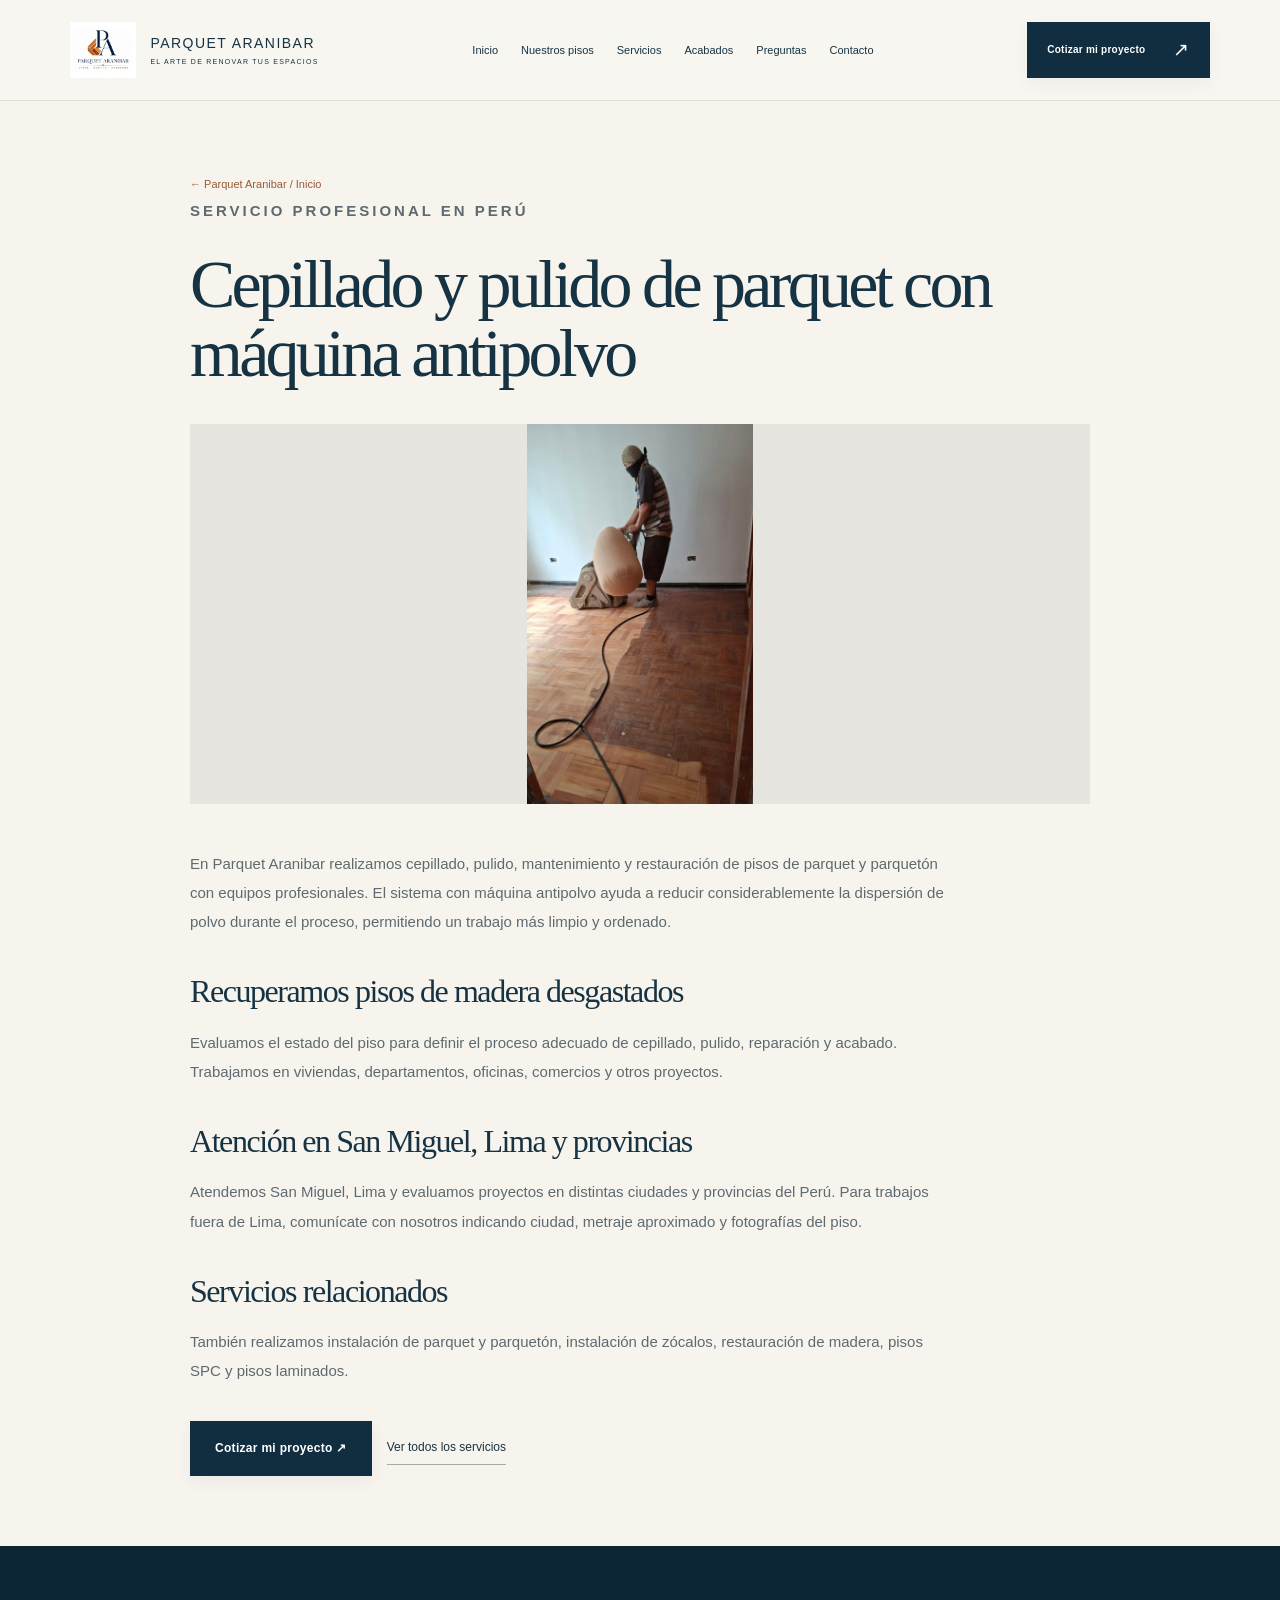
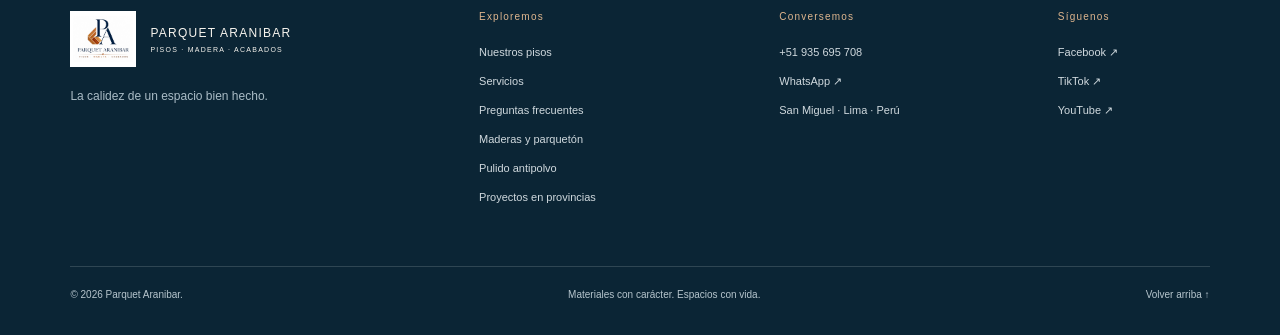
<file: pulido-parquet-antipolvo.html>
<!DOCTYPE html><html lang="es-PE"><head><meta charset="UTF-8"><meta name="viewport" content="width=device-width,initial-scale=1"><title>Cepillado y Pulido de Parquet con Máquina Antipolvo | Perú</title><meta name="description" content="Cepillado, pulido y restauración de parquet y parquetón con máquina antipolvo. Servicio profesional de Parquet Aranibar en San Miguel, Lima y proyectos en provincias del Perú."><meta name="robots" content="index,follow,max-image-preview:large,max-snippet:-1"><link rel="canonical" href="https://parquetaranibar.live/pulido-parquet-antipolvo.html"><link rel="stylesheet" href="redesign.css?v=premium-1"><link rel="stylesheet" href="premium.css?v=premium-1"><meta property="og:type" content="website"><meta property="og:locale" content="es_PE"><meta property="og:title" content="Cepillado y Pulido de Parquet con Máquina Antipolvo"><meta property="og:description" content="Recupera tus pisos de madera con cepillado, pulido y restauración profesional con máquina antipolvo."><meta property="og:url" content="https://parquetaranibar.live/pulido-parquet-antipolvo.html"><meta property="og:image" content="https://parquetaranibar.live/img/servicio-pulido.jpg.jpg"><script type="application/ld+json">{"@context":"https://schema.org","@type":"Service","name":"Cepillado y pulido de parquet con máquina antipolvo","provider":{"@type":"HomeAndConstructionBusiness","name":"Parquet Aranibar","telephone":"+51 935 695 708","url":"https://parquetaranibar.live/"},"areaServed":{"@type":"Country","name":"Perú"},"serviceType":"Cepillado, pulido, mantenimiento y restauración de parquet y parquetón"}</script><script id="parquetOfficialDomainRedirect">
(function(){
  if(location.hostname!=='shamimsm8524-ship-it.github.io') return;
  var p=location.pathname||'/';
  if(p.indexOf('/pagina-web-pisos./')===0) p=p.slice('/pagina-web-pisos.'.length)||'/';
  location.replace('https://parquetaranibar.live'+p+location.search+location.hash);
})();
</script>
</head><body><a class="skip" href="#contenido">Saltar al contenido</a><header><div class="wrap navigation"><a class="brand" href="/#inicio" aria-label="Parquet Aranibar, inicio"><span class="brand-logo"><img src="img/logo-parquet-aranibar.jpg.jpeg" width="64" height="49" alt=""></span><span>PARQUET ARANIBAR<small>EL ARTE DE RENOVAR TUS ESPACIOS</small></span></a><button class="menu" aria-controls="nav" aria-expanded="false" aria-label="Abrir menú"><span class="menu-label">Menú</span><span class="menu-icon" aria-hidden="true"><i></i><i></i></span></button><nav id="nav" aria-label="Principal"><div class="nav-intro"><span>PARQUET ARANIBAR</span><p>Tu espacio.<br>Tu próximo comienzo.</p></div><a href="/#inicio">Inicio</a><a href="/#pisos">Nuestros pisos</a><a href="/#servicios">Servicios</a><a href="/#acabados">Acabados</a><a href="/#preguntas">Preguntas</a><a href="/#contacto">Contacto</a><div class="nav-bottom"><a class="button" href="/#cotizacion">Cotizar mi proyecto <span>↗</span></a><a class="nav-phone" href="tel:+51935695708">935 695 708</a><small>San Miguel · Lima · Perú</small></div></nav><a class="button small navquote" href="/#cotizacion">Cotizar mi proyecto <span>↗</span></a></div><button class="nav-backdrop" type="button" aria-label="Cerrar menú" tabindex="-1" hidden></button></header><main id="contenido" class="wrap reading"><a class="breadcrumb" href="/">← Parquet Aranibar / Inicio</a><p class="eyebrow">SERVICIO PROFESIONAL EN PERÚ</p><h1>Cepillado y pulido de parquet con máquina antipolvo</h1><figure class="editorial-image"><img src="img/servicio-pulido.jpg.jpg" width="952" height="1599" alt="Pulido de un piso de madera" loading="eager"></figure><p>En Parquet Aranibar realizamos cepillado, pulido, mantenimiento y restauración de pisos de parquet y parquetón con equipos profesionales. El sistema con máquina antipolvo ayuda a reducir considerablemente la dispersión de polvo durante el proceso, permitiendo un trabajo más limpio y ordenado.</p><h2>Recuperamos pisos de madera desgastados</h2><p>Evaluamos el estado del piso para definir el proceso adecuado de cepillado, pulido, reparación y acabado. Trabajamos en viviendas, departamentos, oficinas, comercios y otros proyectos.</p><h2>Atención en San Miguel, Lima y provincias</h2><p>Atendemos San Miguel, Lima y evaluamos proyectos en distintas ciudades y provincias del Perú. Para trabajos fuera de Lima, comunícate con nosotros indicando ciudad, metraje aproximado y fotografías del piso.</p><h2>Servicios relacionados</h2><p>También realizamos instalación de parquet y parquetón, instalación de zócalos, restauración de madera, pisos SPC y pisos laminados.</p><div class="page-actions"><a class="button" href="/#cotizacion">Cotizar mi proyecto ↗</a><a class="underlink" href="/#servicios">Ver todos los servicios</a></div></main><footer id="contacto"><div class="wrap"><div class="footer-main"><div><a class="brand" href="/#inicio"><span class="brand-logo"><img src="img/logo-parquet-aranibar.jpg.jpeg" width="64" height="49" alt=""></span><span>PARQUET ARANIBAR<small>PISOS · MADERA · ACABADOS</small></span></a><p>La calidez de un espacio bien hecho.</p></div><div><h3>Exploremos</h3><a href="/#pisos">Nuestros pisos</a><a href="/#servicios">Servicios</a><a href="/#preguntas">Preguntas frecuentes</a><a href="parqueton-shihuahuaco-pumaquiro.html">Maderas y parquetón</a><a href="pulido-parquet-antipolvo.html">Pulido antipolvo</a><a href="pisos-parquet-provincias-peru.html">Proyectos en provincias</a></div><div><h3>Conversemos</h3><a href="tel:+51935695708">+51 935 695 708</a><a href="https://wa.me/51935695708" target="_blank" rel="noopener noreferrer">WhatsApp ↗</a><span>San Miguel · Lima · Perú</span></div><div><h3>Síguenos</h3><a href="https://www.facebook.com/share/1CJhiikRp9/" target="_blank" rel="noopener noreferrer">Facebook ↗</a><a href="https://www.tiktok.com/@parquetaranibar" target="_blank" rel="noopener noreferrer">TikTok ↗</a><a href="https://youtube.com/@parquetaranibar" target="_blank" rel="noopener noreferrer">YouTube ↗</a></div></div><div class="footer-bottom"><span>© 2026 Parquet Aranibar.</span><span>Materiales con carácter. Espacios con vida.</span><a href="/#inicio">Volver arriba ↑</a></div></div></footer><div class="mobile-contact" aria-label="Contacto directo"><a href="tel:+51935695708"><svg viewBox="0 0 24 24" aria-hidden="true"><path d="m7 3 3 5-2 2c1.5 3 3 4.5 6 6l2-2 5 3c-1 7-9 3-13-1S0 4 7 3Z"/></svg>Llamar</a><a href="/#cotizacion">Cotizar mi proyecto <span>↗</span></a></div><script src="navigation.js?v=premium-1" defer></script></body></html>
</file>
<file: redesign.css>
:root{--ink:#263b32;--green:#213b32;--paper:#f8f6f0;--muted:#646b62;--gold:#a25f36;--border:#d9dcd1}*{box-sizing:border-box}html{scroll-behavior:smooth;scroll-padding-top:100px}body{margin:0;background:var(--paper);color:var(--ink);font-family:Arial,Helvetica,sans-serif;font-size:15px;line-height:1.65}a{color:inherit;text-decoration:none}button,input,select,textarea{font:inherit}button,a,input,select,textarea{-webkit-tap-highlight-color:transparent}button{cursor:pointer}img{display:block;max-width:100%;object-fit:cover}h1,h2,h3,p{margin-top:0}h1,h2,h3{font-family:Georgia,'Times New Roman',serif;font-weight:400;line-height:1.1;letter-spacing:-.045em}h2{font-size:clamp(38px,4.6vw,62px);margin-bottom:25px}h3{letter-spacing:-.025em}em{font-weight:400;color:var(--gold)}.wrap{width:min(1280px,88%);margin:auto}.section{padding-top:100px;padding-bottom:100px}.topbar{background:var(--green);color:#f1f0e3;font-size:10px;letter-spacing:.1em}.topbar .wrap{display:flex;align-items:center;justify-content:space-between;min-height:34px}.dot{padding:0 8px}header{position:sticky;top:0;z-index:30;background:rgba(248,246,240,.97);border-bottom:1px solid var(--border)}.navigation{height:94px;display:flex;gap:30px;align-items:center;justify-content:space-between}.brand{display:flex;align-items:center;gap:14px;font-size:15px;letter-spacing:.09em;line-height:1.5}.brand small{display:block;font-size:8px;letter-spacing:.22em;margin-top:3px}.monogram{font-family:Georgia,serif;font-size:35px;letter-spacing:-.18em;padding-right:7px;position:relative;line-height:1}.monogram span{display:block;width:31px;height:3px;background:var(--gold);transform:skewY(-20deg);margin-top:6px}.navigation nav{display:flex;gap:27px;font-size:12px}.navigation nav a:hover,.footer-main a:hover{color:var(--gold)}.button{display:inline-flex;align-items:center;justify-content:space-between;gap:28px;padding:17px 24px;background:var(--green);color:white;font-size:12px;font-weight:600;border:1px solid var(--green);transition:background .2s,transform .2s}.button:hover{background:#365342;transform:translateY(-2px)}.button span{font-size:19px;font-weight:400}.button.small{padding:11px 17px;font-size:11px}.menu{display:none}.hero{display:grid;grid-template-columns:47% 53%;min-height:660px}.hero-copy{padding:65px 8% 40px 12.75%;align-self:center}.eyebrow{font-size:10px;letter-spacing:.19em;font-weight:600;line-height:1.6;margin-bottom:24px;display:flex;align-items:center;gap:12px}.line{width:28px;height:1px;background:var(--gold)}h1{font-size:clamp(54px,5.8vw,83px);margin:0 0 25px;line-height:1.02;letter-spacing:-.055em}.intro{max-width:370px;color:var(--muted);font-size:14px;line-height:1.9}.actions{display:flex;gap:25px;align-items:center;margin:30px 0 38px}.underlink{display:inline-block;font-size:12px;border-bottom:1px solid #a6ac9f;padding:5px 0;line-height:1.6}.underlink:hover{color:var(--gold);border-color:var(--gold)}.hero-foot{border-top:1px solid var(--border);padding-top:22px;display:flex;gap:15px;align-items:center;max-width:350px}.hero-foot p{font-size:11px;line-height:1.8;margin:0;color:var(--muted)}.hero-foot strong{color:var(--ink);font-weight:400}.seal{font-size:36px;color:var(--gold)}.hero-image{position:relative;overflow:hidden;min-height:100%}.hero-image>img{height:100%;width:100%;position:absolute;object-position:54% center}.image-label{position:absolute;left:28px;top:25px;color:white;font-size:9px;letter-spacing:.16em;background:#213b32ad;padding:8px 13px}.photo-note{position:absolute;bottom:30px;left:30px;right:30px;color:white;padding:25px 27px;background:#213b32ed;max-width:360px}.photo-note>span{font-size:8px;letter-spacing:.15em}.photo-note p{font:35px/1.12 Georgia,serif;letter-spacing:-.03em;margin:14px 0 0}.photo-note a{position:absolute;right:27px;bottom:25px;border:1px solid #ffffff66;border-radius:50%;height:44px;width:44px;display:grid;place-items:center;font-size:25px}.promise{border-block:1px solid var(--border);background:#eeeee4}.promise .wrap{display:flex;justify-content:space-between;gap:16px;padding-top:23px;padding-bottom:23px}.promise span{font-size:11px;letter-spacing:.05em}.promise span:before{content:'✳';color:var(--gold);margin-right:12px}.section-head{display:flex;align-items:end;justify-content:space-between;gap:35px;margin-bottom:42px}.section-head h2{margin-bottom:0}.section-head>p{max-width:320px;color:var(--muted);font-size:13px;margin-bottom:4px;line-height:1.9}.products{display:grid;grid-template-columns:repeat(3,1fr);gap:26px}.product-photo{display:block;position:relative;overflow:hidden;aspect-ratio:1.1}.product-photo img{width:100%;height:100%;transition:transform .5s}.product-photo:hover img{transform:scale(1.045)}.pill{position:absolute;top:16px;left:16px;background:var(--paper);padding:5px 9px;font-size:8px;letter-spacing:.09em}.round{position:absolute;right:17px;bottom:17px;background:var(--paper);width:36px;height:36px;border-radius:50%;display:grid;place-items:center;font-size:20px}.product-title{display:flex;justify-content:space-between;align-items:center;margin-top:23px}.product-title h3{font-size:27px;margin:0}.product-title>span{font-size:10px;color:var(--gold)}.product>p{color:var(--muted);font-size:13px;line-height:1.8;margin:15px 0}.traits{display:flex;gap:8px;margin:18px 0 20px;flex-wrap:wrap}.traits span{font-size:9px;border:1px solid var(--border);border-radius:20px;padding:4px 11px}.caption{font-size:10px;color:var(--muted);margin:30px 0 0}.guide{background:#e9ebdf;border-block:1px solid var(--border);padding:48px 0}.guide-inner{display:grid;grid-template-columns:1fr 1fr;gap:10%}.guide h2{font-size:40px;margin-bottom:15px}.guide p{font-size:13px;color:var(--muted);margin-bottom:0}.guide-tool label{display:block;font-size:11px;font-weight:bold;margin-bottom:8px}.guide select{background:var(--paper)}.guide-tool p{margin:15px 0;font-size:12px;min-height:42px}.dark{background:var(--green);color:var(--paper)}.dark em{color:#d5b48f}.service-layout{display:grid;grid-template-columns:.95fr 1.05fr;gap:12%}.service-intro>p:not(.eyebrow){font-size:13px;color:#ccd2c7;max-width:350px}.service-intro>img{height:190px;width:310px;object-position:center 60%;margin:32px 0 8px}.service-intro>small{font-size:9px;color:#bfc9bb}.service-list details{border-top:1px solid #ffffff30}.service-list details:last-of-type{border-bottom:1px solid #ffffff30}summary{cursor:pointer;list-style:none;position:relative;display:flex;gap:18px;align-items:center;padding:24px 0;padding-right:28px;font:25px/1.35 Georgia,serif;letter-spacing:-.02em}summary::-webkit-details-marker{display:none}summary>span{font:10px Arial,sans-serif;color:#d5b48f;letter-spacing:0}summary b{position:absolute;right:0;font:22px Arial,sans-serif;font-weight:400;transition:transform .2s}details[open]>summary b{transform:rotate(45deg)}.detail{padding:0 24px 26px 32px}.detail p{font-size:13px;line-height:1.9;color:#ccd2c7}.detail a{font-size:11px;text-decoration:underline;text-underline-offset:6px}.service-contact{margin-top:35px;border:1px solid #ffffff30;padding:20px 24px}.service-contact span{display:block;font-size:12px;color:#ccd2c7}.service-contact a{display:block;margin-top:5px;font-size:12px}.gallery{display:grid;grid-template-columns:1.2fr 1fr;grid-template-rows:240px 240px;gap:22px}.gallery-item{padding:0;border:0;background:var(--green);position:relative;overflow:hidden;color:#fff;text-align:left}.gallery-item.large{grid-row:span 2}.gallery-item img{width:100%;height:100%;transition:transform .5s}.gallery-item:hover img{transform:scale(1.035)}.gallery-item span{position:absolute;inset:auto 0 0;background:linear-gradient(transparent,#14251dd9);padding:55px 25px 20px;font:24px Georgia,serif}.gallery-item b{font:24px Arial,sans-serif;float:right;font-weight:400}.process{background:#eeeee4}.steps{display:grid;grid-template-columns:repeat(3,1fr);gap:50px;margin-top:45px}.steps article{border-top:1px solid #b2b9aa;padding-top:23px}.steps span{font-size:9px;letter-spacing:.13em;color:var(--gold)}.steps h3{font-size:27px;margin:20px 0 15px}.steps p{font-size:13px;color:var(--muted);max-width:300px;line-height:1.85}.faq{display:grid;grid-template-columns:1fr 1.1fr;gap:10%}.faq h2{font-size:48px}.faq details{border-bottom:1px solid var(--border)}.faq details:first-child{border-top:1px solid var(--border)}.faq summary{font:14px/1.6 Arial,sans-serif;letter-spacing:0;padding:22px 26px 22px 0}.faq details p{font-size:13px;color:var(--muted);line-height:1.9;padding-right:20px}.quote{background:#e6e5d7}.quote-grid{display:grid;grid-template-columns:1fr 1fr;gap:9%;align-items:start}.quote h2{font-size:58px}.quote p{font-size:13px;color:var(--muted);line-height:1.9}.phone{display:block;font:35px Georgia,serif;margin:30px 0 10px;letter-spacing:-.04em}.quote-location{font-size:10px;color:var(--muted)}.quote-note{border-top:1px solid #bfc4b3;margin-top:30px;padding-top:20px;font-size:11px;color:var(--muted)}form{padding:35px;background:var(--paper)}form h3{font-size:30px;margin-bottom:12px}form .form-intro{font-size:10px}.fields{display:grid;grid-template-columns:1fr 1fr;gap:15px}label{display:block;font-size:11px;margin-bottom:18px}input,select,textarea{width:100%;padding:12px;border:1px solid #cdd1c3;border-radius:0;background:#fffefa;color:var(--ink);margin-top:7px;font-size:12px;min-height:44px;max-width:100%}select{padding-right:25px}textarea{resize:vertical}.submit{width:100%;text-align:left}.quote .privacy{font-size:10px;line-height:1.8;margin-top:14px;margin-bottom:0}.form-status:empty{display:none}.form-status a{text-decoration:underline}footer{padding:60px 0 22px;background:var(--green);color:var(--paper)}.footer-main{display:grid;grid-template-columns:2fr 1fr 1.2fr .7fr;gap:40px}.footer-main p{font-size:12px;color:#bbc4b6;margin-top:20px}.footer-main h3{font:10px Arial,sans-serif;letter-spacing:.12em;margin-bottom:20px;color:#d5b48f}.footer-main>div>a:not(.brand),.footer-main>div>span{display:block;font-size:11px;margin:8px 0;color:#d1d7cb}.footer-bottom{display:flex;justify-content:space-between;gap:20px;border-top:1px solid #ffffff26;margin-top:50px;padding-top:20px;font-size:9px;color:#b7c2b2}.floating{position:fixed;bottom:24px;right:24px;z-index:35;background:var(--green);color:white;box-shadow:0 4px 25px #0003;display:flex;align-items:center;gap:8px;border:1px solid #ffffff65;border-radius:50px;padding:12px 17px;font-size:11px}.floating svg{width:25px;height:25px}.skip{position:fixed;top:-100px;left:20px;z-index:100;background:white;padding:12px}.skip:focus{top:12px}:focus-visible{outline:3px solid #b37742;outline-offset:4px}dialog{border:0;max-width:min(900px,94vw);background:var(--paper);padding:18px;box-shadow:0 15px 80px #0005}dialog::backdrop{background:#101d17df}dialog img{max-height:75vh;width:auto;max-width:100%;object-fit:contain;margin:auto}dialog p{text-align:center;font-size:12px;margin:12px 35px 0}.close{position:absolute;right:8px;top:8px;background:var(--paper);color:var(--ink);border:1px solid var(--border);width:40px;height:40px;font-size:28px;line-height:1}
@media(min-width:1600px){.hero-copy{padding-left:max(12.75%,calc((100vw - 1280px)/2))}.hero{min-height:740px}}
@media(max-width:1100px){.navigation{gap:18px}.brand{font-size:12px}.navigation nav{gap:16px;font-size:11px}.navquote{gap:12px}.hero-copy{padding-top:45px;padding-bottom:35px}.hero{min-height:620px}.actions{flex-wrap:wrap;gap:14px}h1{font-size:64px}.product-title h3{font-size:23px}.service-layout{gap:7%}.quote h2{font-size:50px}.footer-main{gap:25px}.brand small{font-size:7px}}
@media(max-width:850px){.navigation{height:78px}.navigation nav{display:none;position:absolute;top:78px;left:0;right:0;background:var(--paper);padding:20px 6%;border-bottom:1px solid var(--border)}.navigation nav.open{display:flex;flex-direction:column;gap:0}.navigation nav a{padding:12px 0;font-size:14px}.menu{display:block;margin-left:auto;background:transparent;border:1px solid var(--border);font-size:20px;width:40px;height:40px;color:var(--ink)}.brand{font-size:13px}.navquote{display:none!important}.topbar .wrap>span:nth-child(2){display:none}.hero{grid-template-columns:1fr 1fr;min-height:580px}.hero-copy{padding-left:12%;padding-right:7%}h1{font-size:53px}.hero .eyebrow{font-size:8px}.hero-foot{margin-top:20px}.hero-image>img{object-position:57% center}.photo-note{left:18px;right:18px;bottom:18px;padding:20px}.photo-note p{font-size:30px}.photo-note>span{font-size:7px}.photo-note a{right:18px;bottom:20px}.promise .wrap{flex-wrap:wrap;gap:15px}.promise span{width:46%;font-size:10px}.section{padding-block:70px}.section-head{gap:25px}.products{gap:18px}.product-title{align-items:start}.product-title h3{font-size:24px}.product-title>span{display:none}.product-photo{aspect-ratio:.85}.pill{font-size:6px;left:10px;top:10px}.product>p{font-size:12px}.guide-inner{gap:6%}.guide h2{font-size:36px}.service-layout{gap:6%}summary{font-size:21px}.service-intro h2{font-size:43px}.faq{gap:7%}.faq h2{font-size:37px}.quote-grid{gap:5%}.quote h2{font-size:43px}form{padding:25px}.fields{grid-template-columns:1fr;gap:0}.footer-main{grid-template-columns:1.5fr 1fr;row-gap:35px}.gallery{grid-template-rows:190px 190px}.steps{gap:25px}.steps h3{font-size:23px}}
@media(max-width:600px){html{scroll-padding-top:78px}.wrap{width:88%}.topbar{font-size:8px}.topbar .wrap{min-height:28px}.hero{grid-template-columns:1fr}.hero-copy{padding:42px 6% 30px}.hero .eyebrow{font-size:9px;margin-bottom:22px}h1{font-size:clamp(49px,13vw,69px);line-height:1.04}h1 br:first-child{display:none}.hero h1{max-width:360px}.intro{max-width:360px;font-size:13px}.actions{gap:22px;flex-wrap:wrap;margin:24px 0}.button{padding:15px 20px}.hero-foot{padding-top:15px}.hero-foot br{display:none}.hero-foot p{font-size:10px}.seal{font-size:28px}.hero-image{min-height:370px}.hero-image>img{object-position:center}.image-label{top:18px;left:18px;font-size:7px}.photo-note{max-width:280px;padding:17px 20px}.photo-note p{font-size:28px;margin-top:10px}.photo-note a{width:35px;height:35px;font-size:21px}.promise .wrap{padding-block:18px;gap:12px 0}.promise span{font-size:9px;width:50%;letter-spacing:0}.promise span:before{margin-right:7px}.section{padding-block:58px}.eyebrow{font-size:8px;margin-bottom:18px}h2{font-size:42px}.section-head{display:block;margin-bottom:28px}.section-head>p{margin-top:20px;max-width:360px;font-size:12px}.products{grid-template-columns:1fr;gap:35px}.product-photo{aspect-ratio:1.3}.pill{font-size:8px;left:15px;top:15px}.product-title{margin-top:18px}.product-title h3{font-size:28px}.product-title>span{display:block}.product>p{font-size:13px;margin-block:12px}.traits{margin:14px 0}.product .underlink{font-size:12px}.caption{font-size:9px}.guide-inner{grid-template-columns:1fr;gap:25px}.guide{padding-block:35px}.guide h2{font-size:35px}.guide-tool select{font-size:12px}.service-layout{grid-template-columns:1fr;gap:32px}.service-intro h2{font-size:45px}.service-intro>img{height:180px;width:100%;object-position:center 58%}.service-intro>p:not(.eyebrow){max-width:100%}.service-intro>small{display:block}summary{font-size:23px;padding-block:20px}.detail{padding-left:30px}.gallery{grid-template-columns:1fr 1fr;grid-template-rows:350px 210px;gap:12px}.gallery-item.large{grid-column:span 2;grid-row:span 1}.gallery-item span{font-size:18px;padding:45px 14px 16px}.gallery-item b{font-size:17px}.gallery-item.large img{object-position:center 55%}.steps{grid-template-columns:1fr;gap:22px;margin-top:28px}.steps article{padding-top:18px}.steps h3{font-size:27px;margin:12px 0}.steps p{max-width:100%;margin-bottom:0}.faq{grid-template-columns:1fr;gap:30px}.faq h2{font-size:40px}.quote-grid{grid-template-columns:1fr;gap:30px}.quote h2{font-size:46px}.quote-note{margin-top:20px}.phone{font-size:32px;margin-top:20px}form{padding:24px}.fields{grid-template-columns:1fr}form h3{font-size:29px}.quote .privacy{font-size:9px}.footer-main{grid-template-columns:1fr 1fr;gap:28px 15px}.footer-main>div:first-child{grid-column:span 2}.footer-main .brand{font-size:14px}.footer-bottom{flex-wrap:wrap;font-size:8px;margin-top:35px;padding-bottom:45px}.footer-bottom>span:nth-child(2){display:none}.floating{right:15px;bottom:15px;padding:11px}.floating span{display:none}.floating svg{height:27px;width:27px}dialog{padding:10px}dialog p{font-size:10px}.service-contact{padding:18px}.form-intro{margin-bottom:20px}}
@media(prefers-reduced-motion:reduce){html{scroll-behavior:auto}*,*::before,*::after{transition:none!important;animation:none!important}}

.brand-logo{display:block;width:58px;flex-shrink:0}.brand-logo img{width:58px;height:45px;object-fit:contain;background:#fff}.reading{max-width:900px;padding-block:70px}.reading h1{font-size:clamp(38px,6vw,65px);margin:25px 0 35px}.reading h2{font-size:32px;margin:38px 0 18px}.reading p{max-width:760px;color:var(--muted);line-height:1.95}.reading .breadcrumb{font-size:11px;color:var(--gold)}.reading .page-actions{display:flex;gap:15px;flex-wrap:wrap;margin-top:35px}.reading .page-actions .button{color:#fff}.reading .page-actions .underlink{align-self:center}.sub-navigation{height:90px}.sub-navigation .back-home{font-size:12px}.reading .page-image{width:100%;height:clamp(200px,35vw,380px);margin-bottom:35px}.reading .page-image img{width:100%;height:100%;object-fit:cover}@media(max-width:600px){.brand-logo{width:48px}.brand-logo img{width:48px;height:40px}.sub-navigation{gap:12px}.sub-navigation .brand{font-size:11px}.sub-navigation .brand small{font-size:6px}.sub-navigation .back-home{font-size:10px}.reading{padding-block:45px}}

/* Imágenes de cada servicio, también visibles al entrar desde móvil. */
.service-list .service-photo{display:block;width:100%;height:auto;aspect-ratio:4/3;max-height:340px;object-fit:contain;background:#182e26;margin:0 0 20px}.service-list .detail{padding-left:32px}@media(max-width:600px){.service-list .detail{padding-left:0;padding-right:0}.service-list .service-photo{max-height:320px;margin-bottom:18px}}
</file>
<file: premium.css>
/* Identidad Parquet Aranibar: azul profundo, marfil y cobre. */
:root{--ink:#163344;--green:#102e40;--paper:#f7f4ee;--muted:#5e6a70;--gold:#975b33;--border:#deded6;--copper:#c68e5b;--navy:#102e40}body{font-family:Arial,Helvetica,sans-serif;color:var(--ink);background:var(--paper);-webkit-font-smoothing:antialiased}h1,h2,h3{font-family:Georgia,'Times New Roman',serif}html{scroll-padding-top:110px}.wrap{width:min(1320px,89%)}.section{padding-block:105px}.topbar{background:#0b2433;color:#e8e3d9;font-size:10px}.topbar .wrap{min-height:35px}.topbar a{color:#e1bd96}.navigation{height:100px;gap:24px}.brand{font-size:14px;letter-spacing:.105em}.brand small{font-size:7px;letter-spacing:.18em}.brand-logo{width:66px}.brand-logo img{width:66px;height:56px;padding:3px;background:white}.navigation nav{gap:23px}.navigation nav>a{font-size:11px;position:relative;padding:9px 0;white-space:nowrap}.navigation nav>a:after{content:'';position:absolute;bottom:2px;left:0;width:0;height:2px;background:var(--copper);transition:width .2s}.navigation nav>a:hover:after,.navigation nav>a[aria-current]:after{width:100%}.navigation nav>a[aria-current]{color:var(--gold)}.nav-intro,.nav-bottom{display:none}.nav-backdrop[hidden]{display:none}.button{background:var(--navy);border-color:var(--navy);min-height:48px;font-size:12px;letter-spacing:.025em;box-shadow:0 6px 16px #102e400c}.button:hover{background:#214c64;border-color:#214c64}.button.small{padding:11px 19px;min-height:46px;font-size:10px}.eyebrow{letter-spacing:.2em;color:var(--gold);font-size:10px}.underlink{font-size:12px;min-height:34px;display:inline-flex;align-items:center;gap:13px}.hero{position:relative;isolation:isolate;min-height:720px;display:flex;align-items:center;overflow:hidden;background:#102e40}.hero-image{position:absolute;inset:0;z-index:-2}.hero-image>img{width:100%;height:100%;object-position:center 60%;filter:brightness(.84)}.hero:before{content:'';position:absolute;inset:0;z-index:-1;background:linear-gradient(90deg,rgba(7,28,42,.97),rgba(7,28,42,.83) 32%,rgba(7,28,42,.15) 78%)}.hero-copy{padding:85px 0 75px;width:min(1320px,89%);margin:auto;align-self:center}.hero .eyebrow{color:#e4bf96;font-size:9px;margin-bottom:28px}.hero .line{background:#d1a576;width:35px}.hero h1{font-size:clamp(48px,5.1vw,78px);line-height:1.12;color:#fff;letter-spacing:-.048em;max-width:800px;margin-bottom:25px;text-wrap:balance}.hero h1 em{color:#e1b385}.hero .intro{color:#e4e6e3;font-size:14px;max-width:440px;line-height:1.95}.hero .actions{margin-top:34px;gap:30px}.hero .button{background:#e0b58c;color:#142f3f;border-color:#e0b58c;min-height:54px}.hero .button:hover{background:#f0cfaa;border-color:#f0cfaa}.hero .underlink{color:#fff;border-color:#a8b4b8}.hero-foot{border-top-color:#ffffff35;max-width:430px;padding-top:22px;margin-top:40px}.hero-foot p,.hero-foot strong{color:#e4e8e7}.seal{color:#d1a576}.image-label{top:auto;left:auto;right:5.5%;bottom:35px;letter-spacing:.15em;font-size:8px;padding:0;background:transparent;color:#fff}.photo-note{left:auto;right:5.5%;bottom:80px;background:#f7f4eef2;color:var(--navy);width:290px;max-width:none;padding:24px 25px;border-top:3px solid #c68e5b}.photo-note>span{font-size:8px;color:var(--gold)}.photo-note p{font-size:27px;margin-top:15px;max-width:190px}.photo-note a{border-color:#a6b0b0;width:37px;height:37px;right:20px;bottom:22px;font-size:20px}.promise{background:#ece8df;border-color:#dedbd3}.promise .wrap{padding-block:25px}.promise span{font-size:10px;letter-spacing:.05em}.promise span:before{color:#975b33}.section-head h2{font-size:clamp(40px,4.4vw,64px);line-height:1.12}.section-head>p{font-size:13px;max-width:350px}.products{gap:26px}.product{background:#fff;border:1px solid #e2dfd6;padding:12px 12px 24px;box-shadow:0 15px 40px #102e4007;transition:transform .25s,box-shadow .25s}.product:hover{transform:translateY(-5px);box-shadow:0 16px 40px #102e4012}.product-photo{aspect-ratio:1.12}.product-title,.product>p,.product .traits,.product>.underlink{margin-left:13px;margin-right:13px}.product-title h3{font-size:29px}.product>p{font-size:13px;min-height:70px}.pill{font-size:8px;letter-spacing:.12em;background:#f7f4eef2}.round{background:#fff}.traits span{border-color:#e4ded3;color:#5e655e;background:#f7f5f0}.guide{background:#e8ebeb;border-color:#d7dfe0;padding-block:55px}.guide-inner{gap:11%}.guide h2{font-size:43px}.guide-tool{background:#f7f4ee;padding:24px 26px;border:1px solid #d7dcdb}.guide select{background:#fff}.guide-tool p{font-size:12px;line-height:1.8}.dark{background:#102e40}.dark .eyebrow{color:#ddb38b}.dark em{color:#ddb38b}.service-layout{display:block}.service-intro{display:grid;grid-template-columns:1.1fr 1fr;gap:0 12%;align-items:end;margin-bottom:42px}.service-intro .eyebrow{grid-column:span 2}.service-intro h2{font-size:clamp(39px,4.1vw,61px);margin-bottom:0}.service-intro h2 br{display:none}.service-intro h2 em:before{content:' '}.service-intro>p:not(.eyebrow){max-width:390px;line-height:1.9;font-size:14px}.service-intro>img,.service-intro>small{display:none}.service-list{display:grid;grid-template-columns:repeat(3,minmax(0,1fr));gap:25px}.service-list .service-card{background:#193b50;border:1px solid #ffffff24;padding:14px;display:flex;flex-direction:column;min-width:0}.service-card h3{font-size:26px;line-height:1.3;letter-spacing:-.025em;order:0;padding:14px 7px 20px;margin:0;min-height:90px;display:flex;align-items:center;gap:12px}.service-card h3>span{font:10px Arial,sans-serif;color:#ddb38b;letter-spacing:.1em}.service-list .detail{display:flex;flex-direction:column;flex:1;padding:0 7px 14px}.service-list .service-photo{aspect-ratio:4/3;max-height:none;width:100%;height:auto;object-fit:contain;background:#0b2637;margin:0 0 22px}.service-list .detail p{font-size:12px;color:#d5dfe3;line-height:1.85;margin-bottom:22px}.service-list .detail a{margin-top:auto;font-size:11px;text-underline-offset:7px;color:#efc59c;min-height:38px;display:inline-flex;align-items:center;align-self:flex-start}.service-contact{grid-column:span 1;margin:0;border:1px solid #c9986590;background:#153447;display:flex;flex-direction:column;justify-content:center;padding:32px}.service-contact:before{content:'¿RENOVAMOS?';color:#e1b385;font-size:9px;letter-spacing:.15em;margin-bottom:20px}.service-contact>span{font:33px/1.2 Georgia,serif;color:#f7f4ee;letter-spacing:-.03em}.service-contact a{color:#efc59c;font-size:12px;margin-top:25px;line-height:1.8}.gallery{gap:24px;grid-template-rows:255px 255px}.gallery-item{border-radius:2px}.gallery-item span{padding:65px 28px 25px;font-size:27px}.gallery-item b{width:32px;height:32px;display:inline-grid;place-items:center;font-size:20px;border:1px solid #ffffff70;border-radius:50%}.process{background:#ebe7de}.steps{gap:50px}.steps article{border-color:#c8c2b6}.steps span{color:#805335}.steps h3{font-size:30px}.faq{gap:9%}.faq summary{font-size:14px;font-weight:500;line-height:1.65;padding-block:24px}.faq h2{font-size:49px}.faq details p{font-size:13px}.quote{background:#e4e8e9;position:relative}.quote h2{font-size:60px;line-height:1.15}.quote-grid{gap:9%}.quote-note{border-color:#c4cdd0;line-height:1.9}.quote form{border-top:3px solid #c28d5b;padding:40px;box-shadow:0 20px 60px #102e4010;background:white}.quote form h3{font-size:33px}input,select,textarea{background:#faf9f6;border:1px solid #d2d8d9;padding:13px 12px;border-radius:3px;font-size:13px;min-height:48px}input:hover,select:hover,textarea:hover{border-color:#9aadb6}input:focus,select:focus,textarea:focus{outline:2px solid #b78355;outline-offset:2px}.quote label{font-size:11px;font-weight:600}.quote .submit{font-size:11px;min-height:54px}.quote .privacy{font-weight:400;color:#66757c}.form-status{background:#eef2ec;padding:10px 12px;border-left:3px solid #507659}footer{background:#0b2535;padding-top:65px}.footer-main{gap:40px;grid-template-columns:1.7fr 1.2fr 1.1fr .7fr}.footer-main h3{color:#dfb68e;font-size:10px}.footer-main>div>a:not(.brand),.footer-main>div>span{font-size:11px;line-height:1.9;color:#d0d9de}.footer-main .brand{font-size:12px}.footer-main .brand small{font-size:7px}.footer-main p{color:#aabcc6;font-size:12px}.footer-bottom{color:#b6c5cd;font-size:10px;padding-bottom:10px}.floating{background:#123d35;border-color:#b6c9b780;padding:13px 20px;box-shadow:0 6px 30px #102e4030}.floating:hover{background:#195443}.editorial-image{margin:30px 0 45px;background:#e6e5e0}.editorial-image img{width:100%;height:380px;object-fit:contain}.reading h1{font-size:clamp(40px,5.5vw,68px)}.reading p{font-size:15px}.mobile-contact{display:none}.nav-backdrop{display:none}.menu-icon{width:22px;display:flex;flex-direction:column;gap:6px}.menu-icon i{display:block;width:22px;height:1.5px;background:currentColor;transition:transform .2s}.menu[aria-expanded=true] .menu-icon i:first-child{transform:translateY(3.75px) rotate(45deg)}.menu[aria-expanded=true] .menu-icon i:last-child{transform:translateY(-3.75px) rotate(-45deg)}
@media(max-width:1200px){.navigation{gap:15px}.navigation nav{gap:16px}.navigation nav>a{font-size:10px}.brand{font-size:12px}.brand-logo{width:55px}.brand-logo img{width:55px;height:48px}.button.small{padding:10px 12px;font-size:9px;gap:12px}.hero h1{max-width:700px}.photo-note{width:245px}.photo-note p{font-size:24px}.service-card h3{font-size:23px}.footer-main{gap:24px}.quote form{padding:30px}}
@media(max-width:1050px){html{scroll-padding-top:95px}.navigation{height:84px}.navigation .brand{font-size:14px}.navigation .brand small{font-size:7px}.navquote{display:none!important}.menu{display:flex;align-items:center;justify-content:center;gap:12px;margin-left:auto;width:auto;min-width:86px;height:44px;border:1px solid #d3d8d8;background:transparent;color:var(--navy);padding:10px 13px;z-index:53}.menu-label{font-size:10px;letter-spacing:.05em}.navigation nav{display:flex;position:fixed;inset:84px 0 0 auto;transform:translateX(110%);width:min(430px,100%);background:#f7f4ee;padding:35px 35px max(35px,env(safe-area-inset-bottom));z-index:52;flex-direction:column;align-items:stretch;justify-content:flex-start;gap:0;overflow-y:auto;overscroll-behavior:contain;border-left:1px solid #dedbd3;visibility:hidden;transition:transform .25s,visibility .25s;box-shadow:-25px 20px 80px #102e4020}.navigation nav.open{display:flex;transform:translateX(0);visibility:visible;padding:35px 35px max(35px,env(safe-area-inset-bottom));gap:0}.navigation nav>a{font:27px/1.25 Georgia,serif;letter-spacing:-.02em;padding:16px 0;border-bottom:1px solid #dedbd3;display:flex;justify-content:space-between;align-items:center}.navigation nav>a:after{position:static;content:'↗';width:auto;height:auto;background:none;font:19px Arial,sans-serif;color:#a66d42}.navigation nav>a[aria-current]{color:#975b33}.nav-intro{display:block;margin-bottom:20px}.nav-intro>span{font-size:8px;letter-spacing:.2em;color:#975b33}.nav-intro p{font:28px/1.15 Georgia,serif;margin:15px 0;color:#102e40}.nav-bottom{display:flex;flex-direction:column;margin-top:30px;gap:17px}.nav-bottom .button{display:flex;font:12px Arial,sans-serif;padding:18px 22px}.nav-phone{font:27px Georgia,serif}.nav-bottom small{font-size:10px;color:#5e6a70}.nav-backdrop:not([hidden]){display:block;position:fixed;inset:84px 0 0;background:#051823a6;border:0;z-index:51;width:100%;height:calc(100dvh - 84px);cursor:pointer}.menu-open{overflow:hidden}.hero{min-height:650px}.hero-copy{padding-block:70px}.hero h1{max-width:640px;font-size:60px}.hero:before{background:linear-gradient(90deg,rgba(7,28,42,.96),rgba(7,28,42,.8) 48%,rgba(7,28,42,.28))}.photo-note{display:none}.hero .intro{max-width:420px}.image-label{font-size:7px;bottom:24px}.section{padding-block:80px}.service-list{grid-template-columns:repeat(2,minmax(0,1fr))}.service-contact{grid-column:span 1}.service-intro{gap:0 6%}.service-card h3{font-size:25px}.service-contact>span{font-size:31px}.products{gap:16px}.product-title h3{font-size:25px}.product-title,.product>p,.product .traits,.product>.underlink{margin-left:7px;margin-right:7px}.guide h2{font-size:37px}.guide-inner{gap:6%}.guide-tool{padding:22px}.quote h2{font-size:46px}.quote-grid{gap:5%}.quote form{padding:26px}.footer-main{grid-template-columns:1.4fr 1fr;gap:35px}.footer-main .brand{font-size:14px}.faq h2{font-size:42px}}
@media(max-width:650px){html{scroll-padding-top:90px}.wrap{width:88%}.topbar .wrap{min-height:29px;font-size:8px}.topbar .wrap>span:first-child{font-size:8px}.navigation{height:78px}.navigation .brand{font-size:11px;gap:10px;letter-spacing:.08em}.navigation .brand small{font-size:5.6px;letter-spacing:.1em}.brand-logo{width:51px}.brand-logo img{width:51px;height:43px}.menu{min-width:70px;gap:9px;height:40px;padding:8px 10px}.menu-label{font-size:9px}.menu-icon,.menu-icon i{width:18px}.navigation nav,.navigation nav.open{top:78px;padding:25px 7% max(30px,env(safe-area-inset-bottom));width:min(430px,100%)}.nav-backdrop:not([hidden]){top:78px;height:calc(100dvh - 78px)}.nav-intro{margin-bottom:8px}.nav-intro p{font-size:25px;margin:12px 0 15px}.navigation nav>a{font-size:25px;padding:14px 0}.nav-bottom{margin-top:24px;gap:14px}.nav-bottom .button{min-height:50px}.hero{min-height:660px;align-items:center}.hero-copy{padding:60px 0 65px;width:88%}.hero h1{font-size:clamp(42px,11vw,61px);max-width:420px;line-height:1.12;margin-bottom:25px}.hero h1 br{display:block!important}.hero .eyebrow{font-size:7px;letter-spacing:.13em;gap:8px;max-width:100%;margin-bottom:24px}.hero .line{width:22px;flex-shrink:0}.hero-image{min-height:0}.hero-image>img{object-position:63% center;filter:brightness(.85)}.hero:before{background:linear-gradient(90deg,#071c2aeb,#071c2aa3),linear-gradient(0deg,#071c2acc,transparent 60%)}.hero .intro{font-size:13px;line-height:1.9;max-width:340px}.hero .actions{gap:21px;flex-wrap:wrap;margin:27px 0}.hero .button{font-size:11px;padding:16px 20px;gap:20px;min-height:52px}.hero .underlink{font-size:11px}.hero-foot{max-width:350px;margin-top:30px;padding-top:20px;gap:13px}.hero-foot p{font-size:10px;line-height:1.85}.hero-foot br{display:block}.hero .seal{font-size:32px}.image-label{display:none}.promise .wrap{padding-block:20px;gap:14px 0}.promise span{font-size:8.5px;letter-spacing:0;width:50%;padding-right:5px}.promise span:before{margin-right:6px}.section{padding-block:60px}.section-head h2{font-size:41px}.section-head>p{font-size:12px;line-height:1.95}.eyebrow{font-size:8px;letter-spacing:.15em}.products{grid-template-columns:1fr;gap:26px}.product{padding:10px 10px 22px}.product-photo{aspect-ratio:1.2}.product-title{margin-top:22px}.product-title h3{font-size:30px}.product-title>span{display:block}.product-title,.product>p,.product .traits,.product>.underlink{margin-left:12px;margin-right:12px}.product>p{min-height:0;font-size:13px;line-height:1.85}.product .traits{margin-top:18px;margin-bottom:16px}.caption{font-size:10px;line-height:1.8}.guide{padding-block:38px}.guide-inner{grid-template-columns:1fr;gap:25px}.guide h2{font-size:35px}.guide-tool{padding:22px}.guide-tool p{font-size:12px;min-height:0}.service-intro{display:block;margin-bottom:30px}.service-intro h2{font-size:42px;max-width:360px}.service-intro>p:not(.eyebrow){font-size:13px;margin-top:23px;max-width:100%}.service-list{grid-template-columns:1fr;gap:22px}.service-list .service-card{padding:12px}.service-card h3{font-size:27px;min-height:0;padding:13px 6px 22px;gap:13px;line-height:1.3}.service-list .detail{padding:0 6px 12px}.service-list .service-photo{aspect-ratio:4/3;max-height:390px;margin-bottom:23px;background:#0b2637}.service-list .detail p{font-size:13px;line-height:1.95;margin-bottom:17px}.service-list .detail a{font-size:12px;min-height:40px}.service-contact{padding:30px}.service-contact>span{font-size:31px;max-width:280px}.service-contact a{font-size:12px}.gallery{grid-template-columns:1fr 1fr;grid-template-rows:350px 225px;gap:12px}.gallery-item span{font-size:18px;padding:50px 15px 18px}.gallery-item.large span{font-size:26px;padding:60px 22px 22px}.gallery-item b{font-size:16px;width:26px;height:26px}.steps{gap:25px;margin-top:35px}.steps h3{font-size:28px}.steps p{font-size:13px}.faq{gap:30px}.faq h2{font-size:40px}.faq summary{font-size:13px;font-weight:600;padding:22px 24px 22px 0}.faq details p{font-size:13px}.quote h2{font-size:45px;line-height:1.13}.quote-grid{gap:32px}.quote p{font-size:13px}.quote .phone{font-size:33px}.quote-location{font-size:10px;line-height:1.8;display:block}.quote form{padding:25px 21px}.quote form h3{font-size:29px}.quote label{font-size:11px}.quote .submit{font-size:10px;padding:14px 16px;gap:12px}.quote .privacy{font-size:10px}.quote .form-intro{font-size:10px}.fields{grid-template-columns:1fr}footer{padding-top:45px;padding-bottom:85px}.footer-main{grid-template-columns:1fr 1fr;gap:30px 20px}.footer-main>div:first-child{grid-column:span 2}.footer-main .brand{font-size:12px;gap:12px}.footer-main .brand small{font-size:6px}.footer-main>div>a:not(.brand),.footer-main>div>span{font-size:11px;padding-block:4px}.footer-main h3{margin-bottom:14px}.footer-bottom{padding-bottom:0;font-size:9px;margin-top:35px;flex-wrap:wrap;gap:15px}.floating{bottom:90px;right:16px;padding:11px}.floating svg{width:26px;height:26px}.floating span{display:none}.mobile-contact{position:fixed;z-index:38;left:0;right:0;bottom:0;display:grid;grid-template-columns:.85fr 1.7fr;gap:10px;padding:10px 16px max(10px,env(safe-area-inset-bottom));background:#f7f4eef5;border-top:1px solid #d0d7d9;box-shadow:0 -4px 25px #102e4010;backdrop-filter:blur(10px)}.mobile-contact a{display:flex;align-items:center;justify-content:center;gap:10px;font-size:11px;min-height:44px;border:1px solid #bac5cb;color:#102e40}.mobile-contact a:last-child{justify-content:space-between;padding:0 18px;background:#102e40;color:#fff;border-color:#102e40}.mobile-contact svg{width:17px;height:17px;fill:none;stroke:currentColor;stroke-width:1.5}.mobile-contact span{font-size:19px}.menu-open .mobile-contact,.menu-open .floating{visibility:hidden}.editorial-image{margin:25px 0 35px}.editorial-image img{height:280px}.reading{padding-block:45px}.reading h1{font-size:40px}.reading h2{font-size:30px}.reading p{font-size:14px}dialog{max-width:94vw}dialog img{max-height:70dvh}}
@media(max-width:360px){.navigation .brand{font-size:10px}.navigation .brand small{font-size:5px}.brand-logo{width:43px}.brand-logo img{width:43px;height:38px}.menu-label{display:none}.menu{min-width:40px}.hero h1{font-size:40px}.hero .eyebrow{font-size:6px}.hero .actions{gap:18px}.service-card h3{font-size:24px}}
@media(prefers-reduced-motion:reduce){html{scroll-behavior:auto}.navigation nav,.menu-icon i,.product{transition:none}}
</file>
